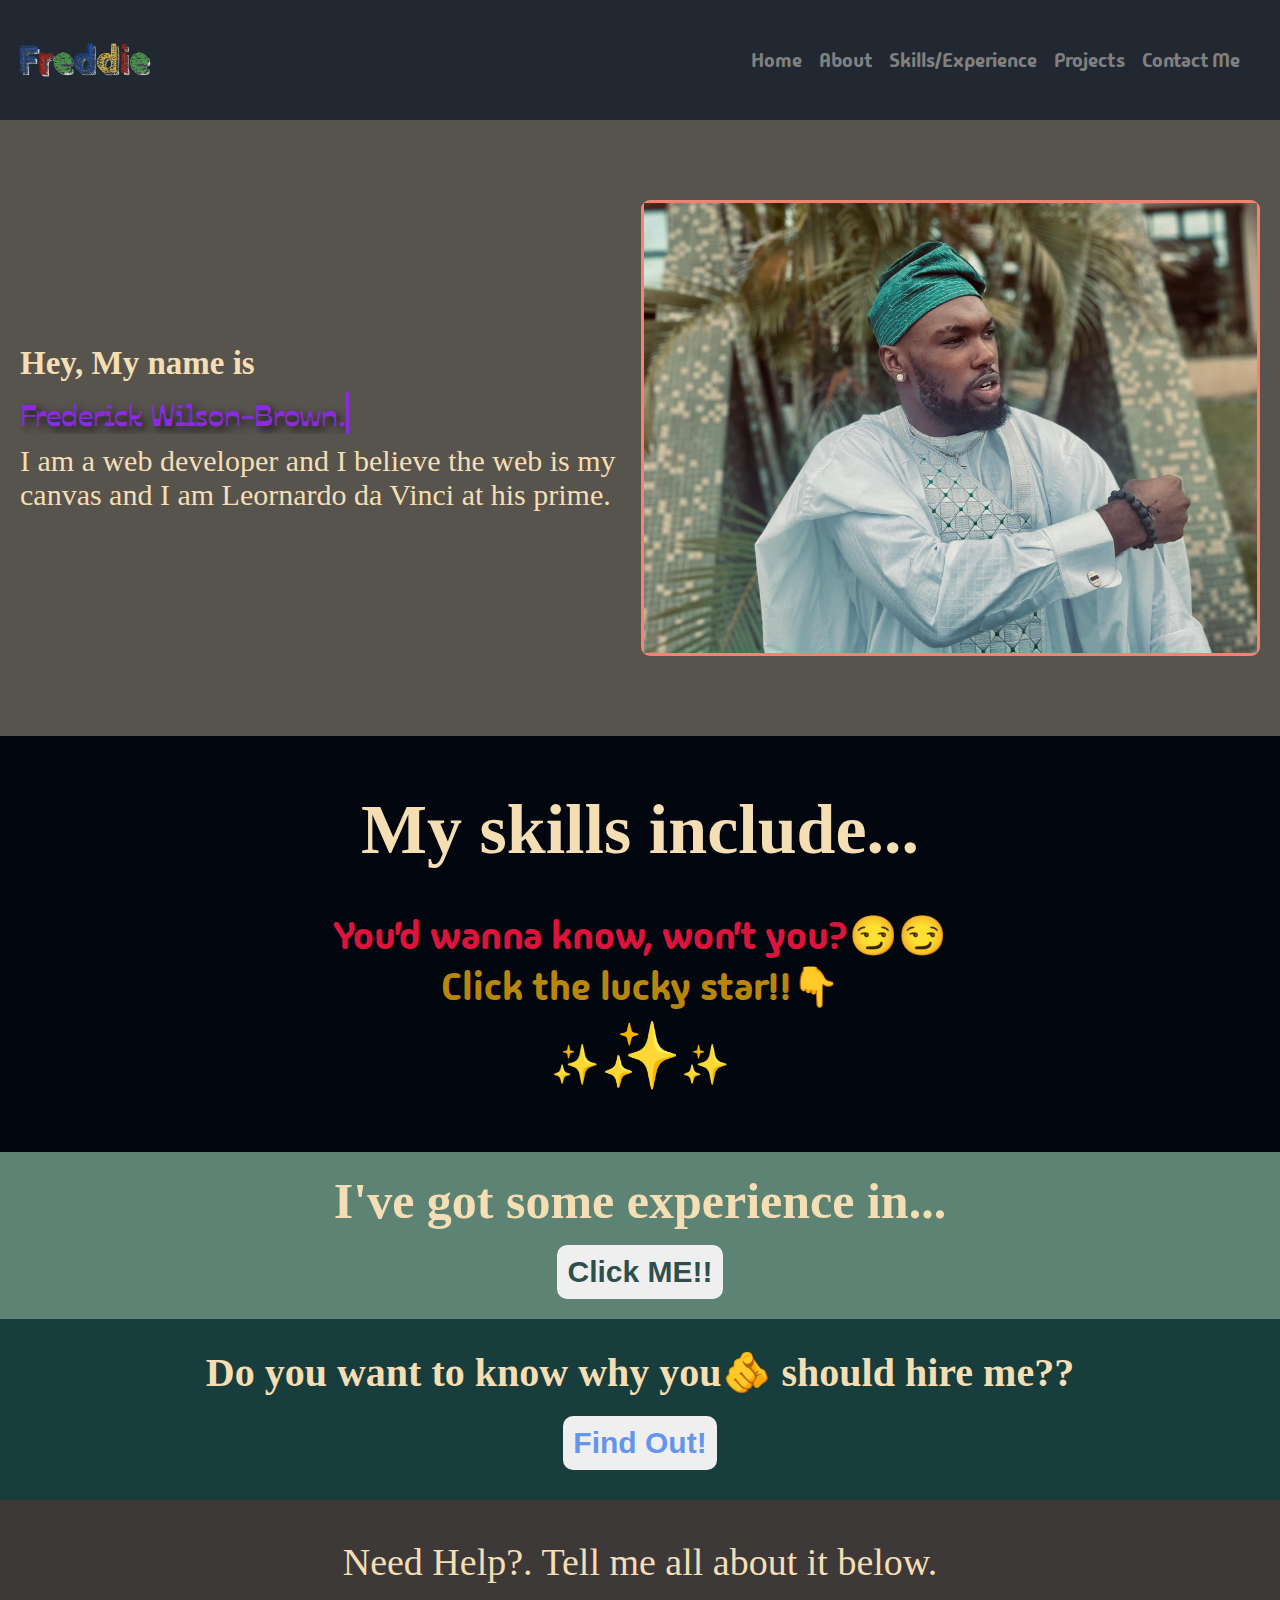
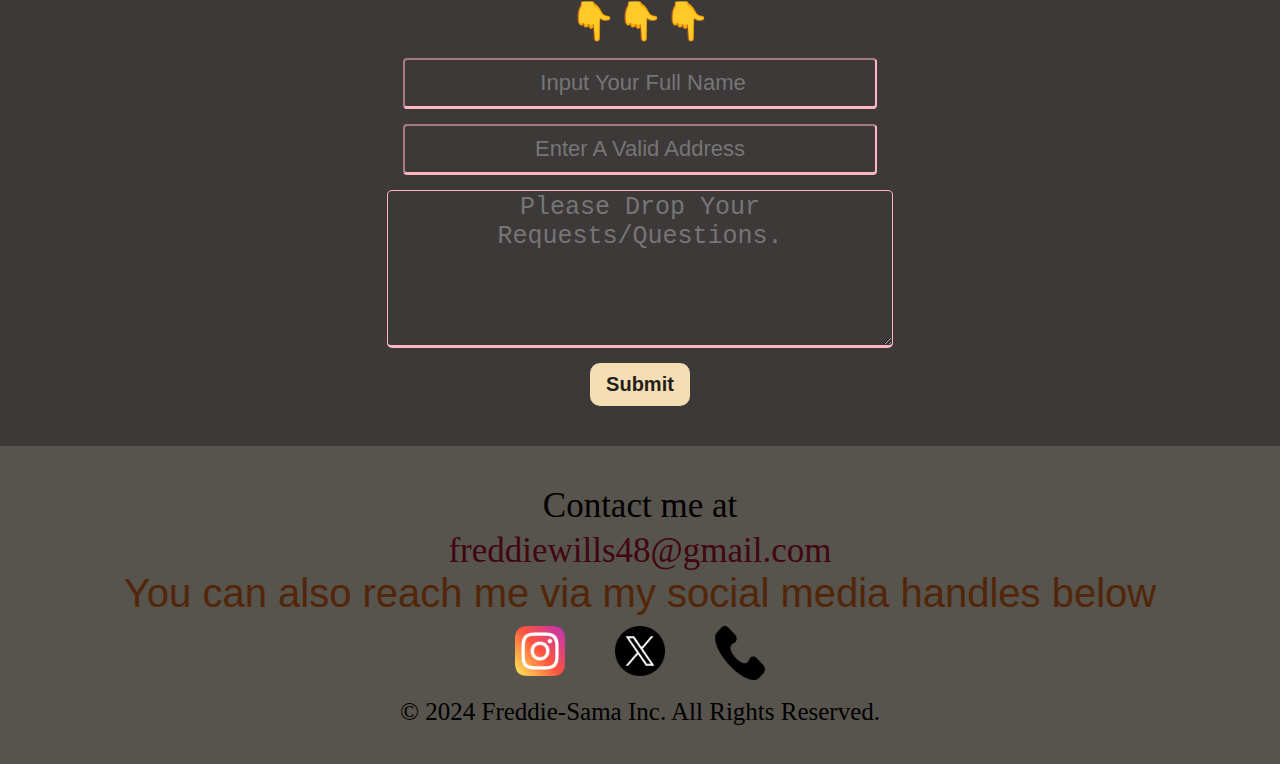
<file: index.html>
<!DOCTYPE html>
<html lang="en">
<head>
    <meta charset="UTF-8">
    <meta name="viewport" content="width=device-width, initial-scale=1.0">
    <title>Freddie's</title>
    <link rel="stylesheet" href="styledPortfolio.css">
</head>
<body>
    <header>
      <div class="logo"><img src="images/nobgLogo.png" alt=""></div>
      <nav>
        <ul>
            <li><a href="index.html">Home</a></li>
            <li><a href="#about_section">About</a></li>
            <li><a href="#skill_sect">Skills/Experience</a></li>
            <li><a href="#projects">Projects</a></li>
            <li><a href="#socials">Contact Me</a></li>
        </ul>
      </nav>
      <div class="mobile_view">
        <div id="symbols">
            <div class="bar_1"></div>
            <div class="bar_2"></div>
            <div class="bar_3"></div>
        </div>
        <div class="links">
            <li><a href="portfolio.html">Home</a></li>
            <li><a href="#about_section">About</a></li>
            <li><a href="#skill_sect">Skills/Experience</a></li>
            <li><a href="#projects">Projects</a></li>
            <li><a href="#socials">Contact Me</a></li>
        </div>
      </div>
    </header>

    <section id="about_section">
        <div class="about_text">
            <h1>Hey, My name is </h1>
            <div class="big"><h1>Frederick Wilson-Brown.</h1></div>
            <p>I am a web developer and I believe the web is my canvas and I am Leornardo da Vinci at his prime.</p>
        </div>
        <div class="selfie"><img src="images/selfie.jpg" alt=""></div>
    </section>

    <section id="skill_sect">
        <div class="skills">
            <div class="skill_text">
                <h1>My skills include...</h1>
                <div id="taunt">
                <p>You'd wanna know, won't you?😏😏 </p>
                <p class="clickHere">Click the lucky star!!👇</p>
                <p class="stars">✨<span id="clicktarget">✨</span>✨</p>
                </div>
                <ul id="skillz">
                    <li>Profiency in HTML, CSS and JavaScript.</li>
                    <li>Knowledge of Responsive design principles.</li>
                    <li>Experience with JavaScript libraries for DOM manipulation and event handling.</li>
                </ul>
            </div>
        </div>
    </section>

    <section class="experienz">
        <div class="experience">
            <div class="exp_text">
                <h1>I've got some experience in...</h1>
                <button class="clickme">Click ME!!</button>
            </div>
            <p class="fill one">Responsive design of websites.</p> 
            <p class="fill two">DOM manipulation and event handling via JavaScript.</p>
            <p class="fill three">Color gradients that makes the website aesthetically pleasing.</p>
        </div>
    </section>

    <section id="projects">
        <div class="intro">
            <h1>Do you want to know why you🫵 should hire me??</h1>
            <button class="seeProjects">Find Out!</button>
        </div>
        <div class="projectlist">
            <h1>Feast your eyes on few of my projects. <span>😌</span></h1>
            <a href="General/netflix_home.html" class="projectImg" target="_blank"><img src="Project images/netflix.png" alt="screenshot of project">Netflix Clone</a>
            <a href="General/lightndark_index.html" class="projectImg" target="_blank"><img src="Project images/darkMode.png" alt="screenshot of project">Light and Dark Mode</a>
            <a href="General/color_index.html" class="projectImg" target="_blank"><img src="Project images/color game.png" alt="screenshot of project">Colt Steele Color Game</a>
            <a href="Projects/Giannis Project/index.html" class="projectImg" target="_blank"><img src="Project images/giannis.png" alt="screenshot of project">Giannis Landing page</a>
            <a href="Vitek/home.html" class="projectImg" target="_blank"><img src="Project images/vitek.png" alt="screenshot of project">Vitek Hotels Landing Page</a>
            <a href="General/well_index.html" class="projectImg" target="_blank"><img src="Project images/wellness.png" alt="screenshot of project">Medical Landing Page</a>
            <a href="Projects/Chess/index.html" class="projectImg" target="_blank"><img src="Project images/chess.png" alt="screenshot of project">Chess Game Board with Pieces</a>
            <button class="hireMe"><a href="#socials">HIRE ME</a></button>

        </div>
    </section>

    
    <section id="contact">
        <form>
            <p>Need Help?. Tell me all about it below.</p><p>👇👇👇</p>
            
            <input type="text" placeholder=" Input Your Full Name" class="name_space">
            <input type="email" name="email" id="email" class="mail_space" placeholder="Enter A Valid Address">
            <textarea name="message" id="message" placeholder="Please Drop Your Requests/Questions."></textarea>
            <input type="submit" id="submit" class="submit">
        </form>
    </section>

    <footer>
       <div id="socials">
            <div class="copynMail">
                <p class="mail"> Contact me at <a href="gmail.com/mail">freddiewills48@gmail.com</a></p>
            </div>
            <h1>You can also reach me via my social media handles below </h1>
            <div class="media_links">
                <a href="https://www.instagram.com/so_fee_riii/" target="_blank"><img src="images/instagram.png" alt=""></a>
                <a href="https://x.com/so_fee_riii/" target="_blank"><img src="images/twitter.png" alt=""></a>
                <img src="images/phone-call.png" id="phone">
                <p id="number">(+234) 8119280342</p>
            </div>
            <p class="copyright">&copy; 2024 Freddie-Sama Inc. All Rights Reserved. </p>
            
       </div>
    </footer>

    <script src="portfolioScript.js"></script>
</body>
</html>
</file>
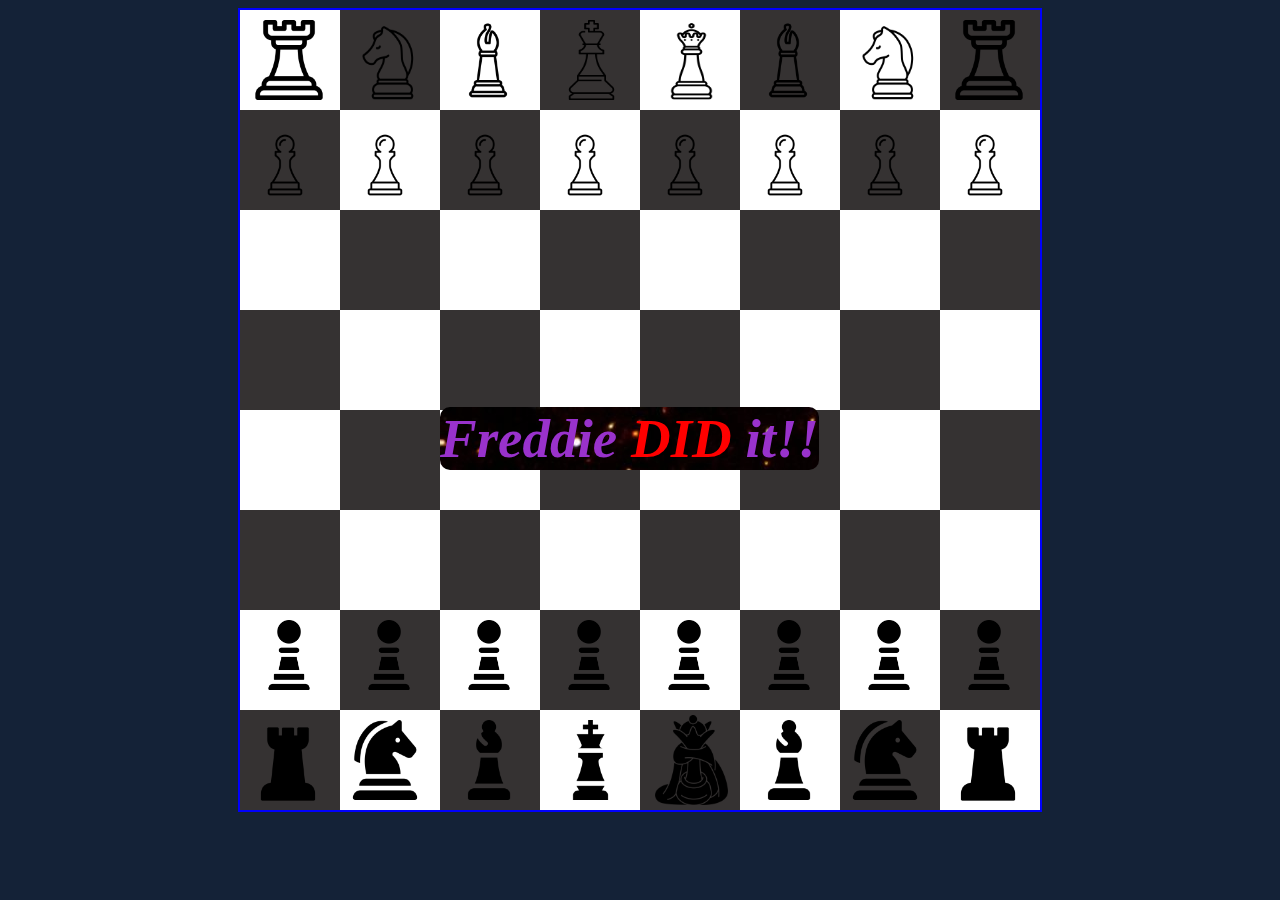
<file: Chess/index.html>
<!DOCTYPE html>
<html>

<head>
  <title>Chessboard using CSS</title>
  <link rel="stylesheet" href="style.css">
</head>

<body>
  <div class="container">
    <h1>Freddie <span class="emp">did</span> it!!</h1>
    <div class="row1">
      <div class="white" id="w-rook"><img src="./pieces/rook.png" alt=""></div>
      <div class="black" id="w-knight"><img src="./pieces/knight.png" alt=""></div>
      <div class="white" id= "w-bishop"><img src="./pieces/bishop.png" alt=""></div>
      <div class="black w-king"><img src="./pieces/king (2).png" alt=""></div>
      <div class="white w-queen"><img src="./pieces/queen.png" alt=""></div>
      <div class="black" id= "w-bishop"><img src="./pieces/bishop.png" alt=""></div>
      <div class="white" id="w-knight"><img src="./pieces/knight.png" alt=""></div>
      <div class="black" id="w-rook"><img src="./pieces/rook.png" alt=""></div>
    </div>
    <div class="row2">
      <div class="black" id="w-pawn"><img src="./pieces/chess.png" alt=""></div>
      <div class="white" id="w-pawn"><img src="./pieces/chess.png" alt=""></div>
      <div class="black" id="w-pawn"><img src="./pieces/chess.png" alt=""></div>
      <div class="white" id="w-pawn"><img src="./pieces/chess.png" alt=""></div>
      <div class="black" id="w-pawn"><img src="./pieces/chess.png" alt=""></div>
      <div class="white" id="w-pawn"><img src="./pieces/chess.png" alt=""></div>
      <div class="black" id="w-pawn"><img src="./pieces/chess.png" alt=""></div>
      <div class="white" id="w-pawn"><img src="./pieces/chess.png" alt=""></div>
    </div>
    <div class="row3">
      <div class="white"></div>
      <div class="black"></div>
      <div class="white"></div>
      <div class="black"></div>
      <div class="white"></div>
      <div class="black"></div>
      <div class="white"></div>
      <div class="black"></div>
    </div>
    <div class="row4">
      <div class="black"></div>
      <div class="white"></div>
      <div class="black"></div>
      <div class="white"></div>
      <div class="black"></div>
      <div class="white"></div>
      <div class="black"></div>
      <div class="white"></div>
    </div>
    <div class="row5">
      <div class="white"></div>
      <div class="black"></div>
      <div class="white"></div>
      <div class="black"></div>
      <div class="white"></div>
      <div class="black"></div>
      <div class="white"></div>
      <div class="black"></div>
    </div>
    <div class="row6">
      <div class="black"></div>
      <div class="white"></div>
      <div class="black"></div>
      <div class="white"></div>
      <div class="black"></div>
      <div class="white"></div>
      <div class="black"></div>
    </div>
    <div class="row7">
      <div class="white" id="b-pawn"><img src="./pieces/strategy.png" alt=""></div>
      <div class="black" id="b-pawn"><img src="./pieces/strategy.png" alt=""></div>
      <div class="white" id="b-pawn"><img src="./pieces/strategy.png" alt=""></div>
      <div class="black" id="b-pawn"><img src="./pieces/strategy.png" alt=""></div>
      <div class="white" id="b-pawn"><img src="./pieces/strategy.png" alt=""></div>
      <div class="black" id="b-pawn"><img src="./pieces/strategy.png" alt=""></div>
      <div class="white" id="b-pawn"><img src="./pieces/strategy.png" alt=""></div>
      <div class="black" id="b-pawn"><img src="./pieces/strategy.png" alt=""></div>
    </div>
    <div class="row8">
      <div class="black" id="b-rook"><img src="./pieces/rook (1).png" alt=""></div>
      <div class="white" id="b-knight"><img src="./pieces/knight (2).png" alt=""></div>
      <div class="black" id="b-bishop"><img src="./pieces/bishop (2).png" alt=""></div>
      <div class="white" id="b-king"><img src="./pieces/king (1).png" alt=""></div>
      <div class="black" id="b-queen"><img src="./pieces/queen (1).png" alt=""></div>
      <div class="white" id="b-bishop"><img src="./pieces/bishop (2).png" alt=""></div>
      <div class="black" id="b-knight"><img src="./pieces/knight (2).png" alt=""></div>
      <div class="white" id="b-rook"><img src="./pieces/rook (1).png" alt=""> </div>
    </div>
  </div>
</body>

</html>
</file>
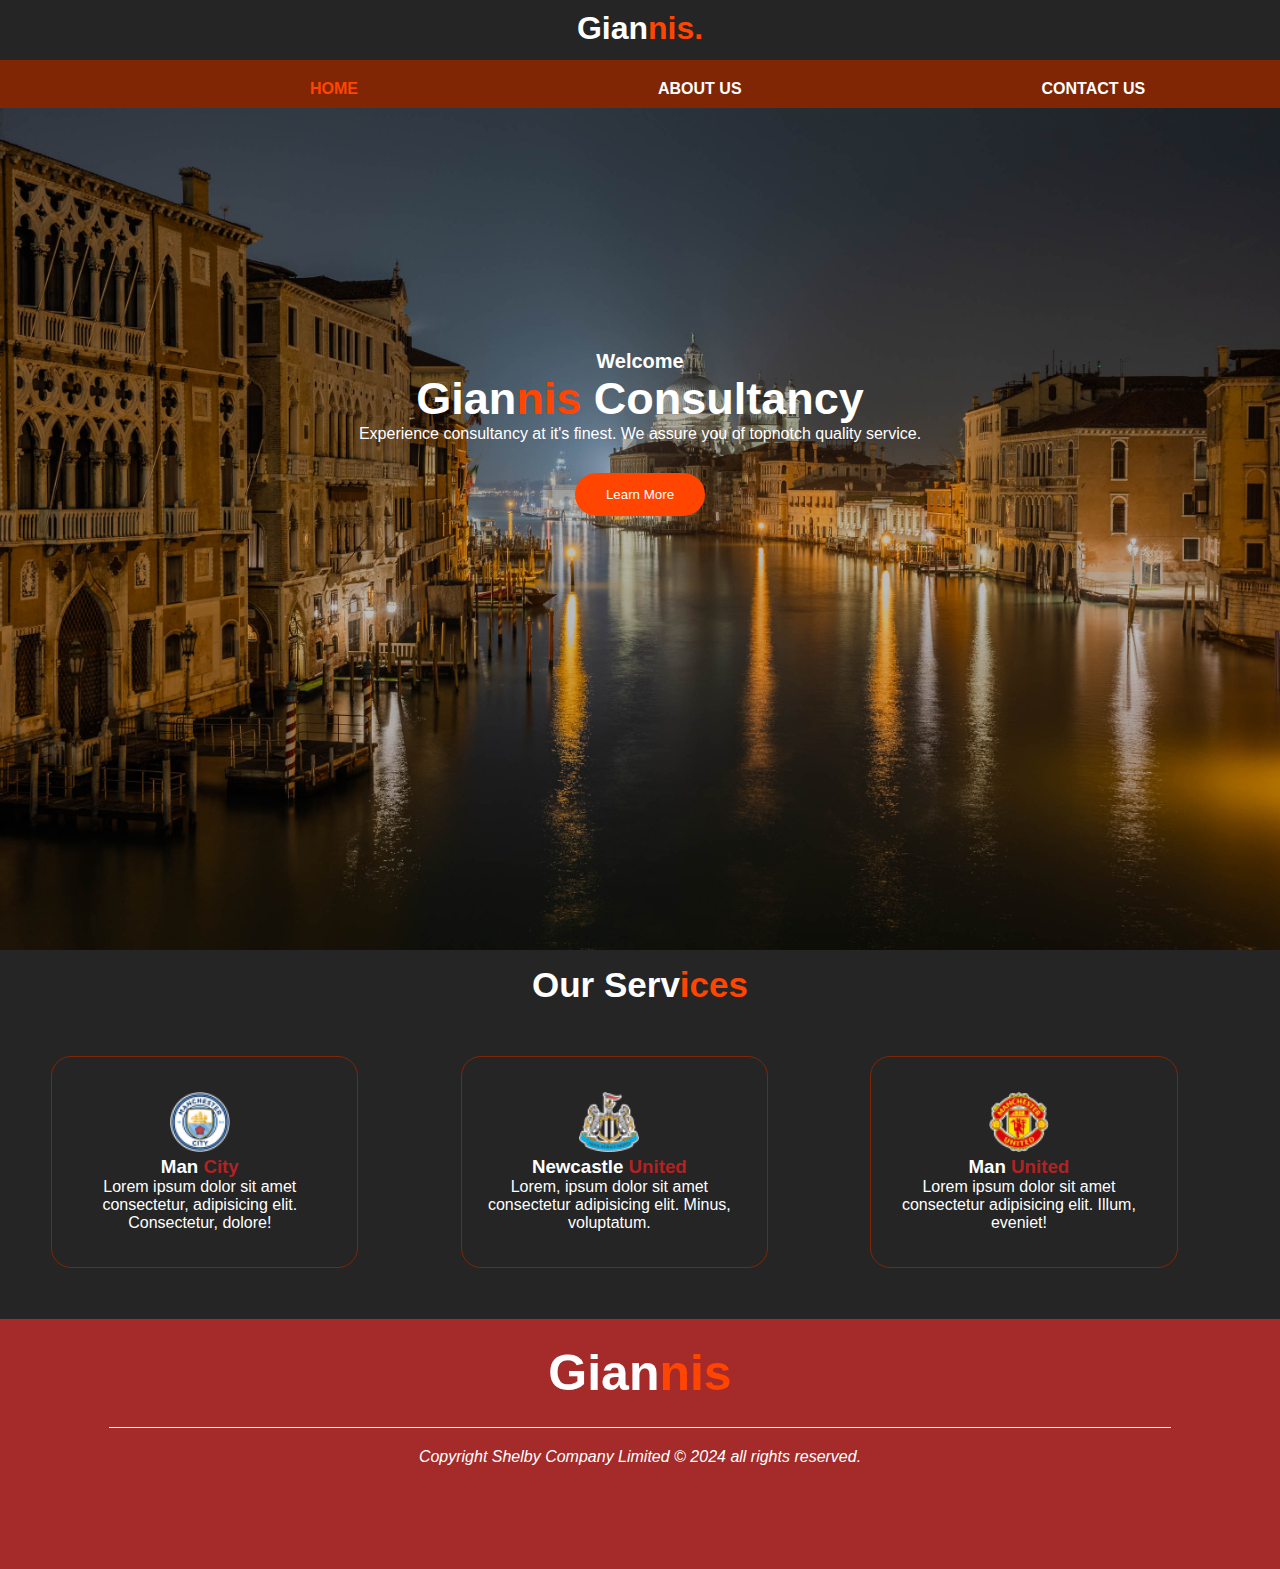
<file: Giannis Project/index.html>
<!DOCTYPE html>
<html lang="en">
    <head>
        <meta charset="UTF-8">
        <meta http-equiv="X-UA-Compatible" content="IE-edge">
        <meta name="viewport" content="width-device-width">
        <title>Giannis</title>
        <link rel="stylesheet" href="style.css">
    </head>
    <body>
        <header>
            <h1>Gian<span class="highlight">nis.</span></h1>
        </header>
        <nav>
            <li><a href="#" class="active">Home</a></li>
            <li><a href="about us.html">About Us</a></li>
            <li><a href="contact us.html">Contact Us</a></li>
        </nav>
        <section id="hero-section">
            <div class="hero-sectionz">
                <h4>Welcome</h4>
                <h1>Gian<span class="highlight">nis </span>Consultancy</h1>
                <p>Experience consultancy at it's finest. We assure you of topnotch quality service.</p>
                <button>Learn More</button>
            </div>
        </section>
        <section class="services">
            <h1>Our Serv<span class="highlight">ices</span></h1>
            <div class="boxes">
                <div class="box">
                    <img src="./images/city.png" class="box-img">
                    <h3>Man <span class="clubs">City</span></h3>
                    <p>Lorem ipsum dolor sit amet consectetur, adipisicing elit. Consectetur, dolore!</p>
                </div>
                <div class="box">
                    <img class="box-img" src="./images/castle.png">
                    <h3>Newcastle<span class="clubs"> United</span></h3>
                    <p>Lorem, ipsum dolor sit amet consectetur adipisicing elit. Minus, voluptatum.</p>
                </div>
                <div class="box">
                    <img src="./images/man utd.png" class="box-img">
                    <h3>Man <span class="clubs">United</span></h3>
                    <p>Lorem ipsum dolor sit amet consectetur adipisicing elit. Illum, eveniet!</p>
                </div>
            </div>
        </section>
        <footer>
            <h1>Gian<span class="highlight">nis</span></h1>
            <div class="underline"></div>
            <p>Copyright Shelby Company Limited &copy; 2024 all rights reserved.</p>
        </footer>
    </body>
</html>
</file>
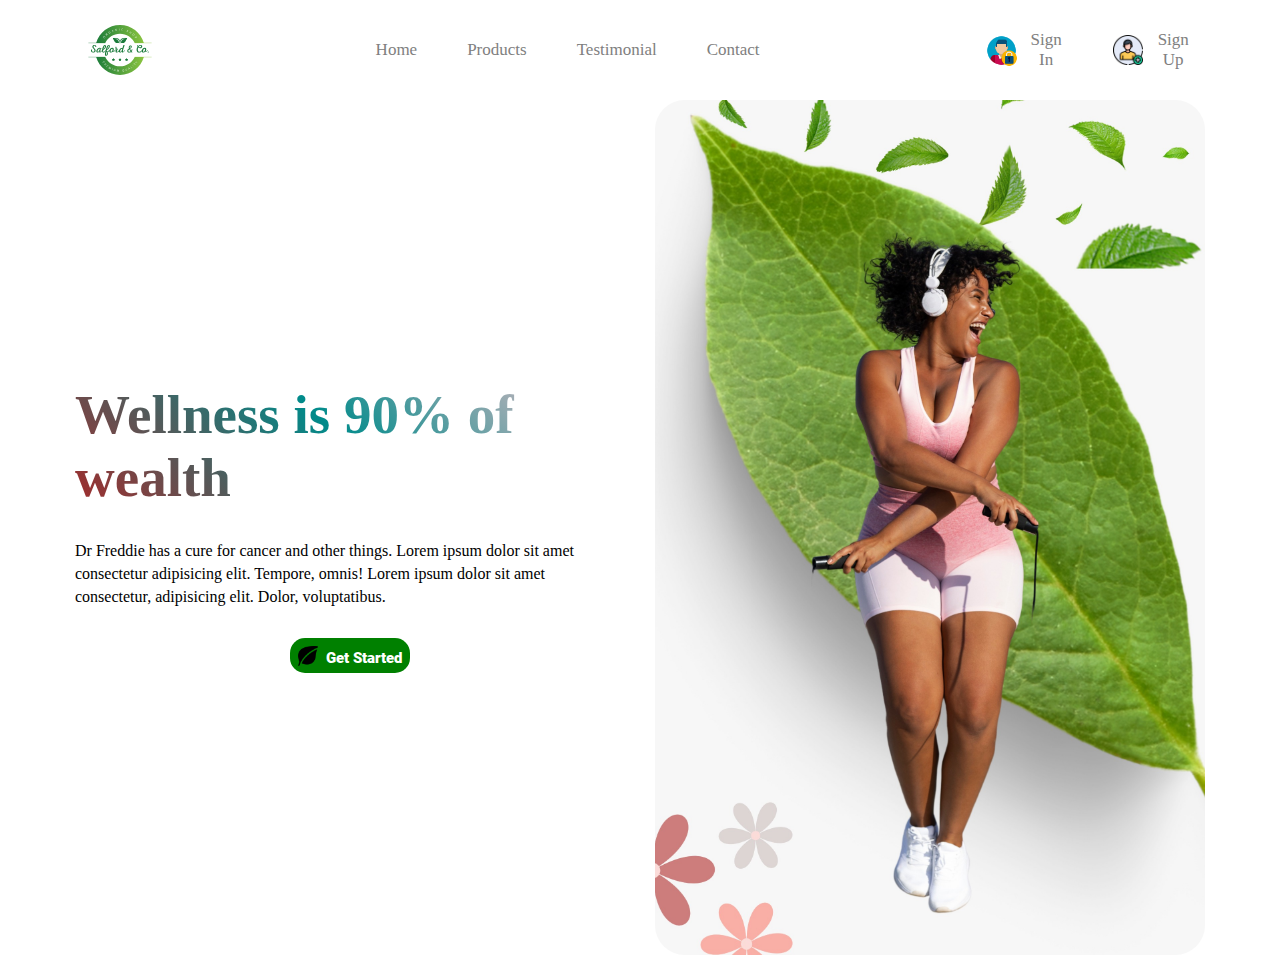
<file: wellness/index.html>
<!DOCTYPE html>
<html lang="en">
<head>
    <meta charset="UTF-8">
    <meta name="viewport" content="width=device-width, initial-scale=1.0">
    <title>Wellness Centre</title>
    <link rel="stylesheet" href="style.css">
</head>
<body>
    <nav class="main_nav">
        <div class="nav_item">
            <div class="mobile_menu">
                <div class="mobile_links">
                    <li><a href="">Home</a></li>
                    <li><a href="">Products</a></li>
                    <li><a href="">Testimonial</a></li>
                    <li><a href="">Contact</a></li>
                    <!-- <div class="signs">
                        <div class="signIn">
                            <img src="login.png" alt="">
                            <li><a href="">Sign In</a></li>
                        </div>
                        <div class="signUp">
                            <img src="add-friend.png" alt="">
                            <li><a href="">Sign Up</a></li>
                        </div>
                    </div> -->
                </div>    
            </div>
            <div class="logo">
                <i><img src="logo.svg" alt="Logo"></i>
            </div>
            <div class="links">
                <li><a href="">Home</a></li>
                <li><a href="">Products</a></li>
                <li><a href="">Testimonial</a></li>
                <li><a href="">Contact</a></li>
            </div>
            <div class="membership">
                <div class="signIn">
                    <img src="login.png" alt="">
                    <li><a href="">Sign In</a></li>
                </div>
                <div class="signUp">
                    <img src="add-friend.png" alt="">
                    <li><a href="">Sign Up</a></li>
                </div>
            </div>
            <div id="action">
                <img src="bars-solid.svg" id="bars">
                <img src="x-solid.svg" id="X">
            </div>
        </div>
    </nav>
    <section class="hero_section">
        <div class="hero_left">
            <h1 class="gradient">Wellness is 90% of wealth</h1>
            <p class="hero_left_text">Dr Freddie has a cure for cancer and other things. Lorem ipsum dolor sit amet consectetur adipisicing elit. Tempore, omnis! Lorem ipsum dolor sit amet consectetur, adipisicing elit. Dolor, voluptatibus.</p>
            <button class="primary_btn"> <i><img src="leaf.png" alt=""></i>Get Started</button>
        </div>
        <div class="hero_right">
            <img src="woman.jpg" alt="woman skipping and laughing">
        </div>
    </section>
    <!-- <section class="services_section">
        <div class="service_text">
            <div class="h1_line">
                <h1>Our Services</h1>
                <hr class="line">
            </div>

            <p>Lorem ipsum dolor sit amet consectetur, adipisicing elit. Tempore, vitae. Quod magnam ex laudantium eum, aliquam dignissimos necessitatibus hic esse!</p>
        </div>
        <div class="showbox">
            <div class="boxes one">
                <div class="box_img">
                    <img src="leaf-solid.svg" alt="leaves">
                </div>
                <h3>Agro Farming</h3>
                <p>Lorem ipsum dolor sit amet consectetur adipisicing elit. Doloremque asperiores id similique repellendus soluta? Hic exercitationem quia nemo quae sint laborum nihil eos vel. Vitae?</p>
            </div>
            <div class="boxes middle">
                <div class="box_img">
                    <img src="leaf-solid.svg" alt="leaves">
                </div>
                <h3>Agro Farming</h3>
                <p>Lorem ipsum dolor sit amet consectetur adipisicing elit. Doloremque asperiores id similique repellendus soluta? Hic exercitationem quia nemo quae sint laborum nihil eos vel. Vitae?</p>
            </div>
            <div class="boxes three">
                <div class="box_img">
                    <img src="leaf-solid.svg" alt="leaves">
                </div>
                <h3>Agro Farming</h3>
                <p>Lorem ipsum dolor sit amet consectetur adipisicing elit. Doloremque asperiores id similique repellendus soluta? Hic exercitationem quia nemo quae sint laborum nihil eos vel. Vitae?</p>
            </div>
        </div>
    </section> -->
    <script src="scripting.js"></script>
</body>
</html>
</file>
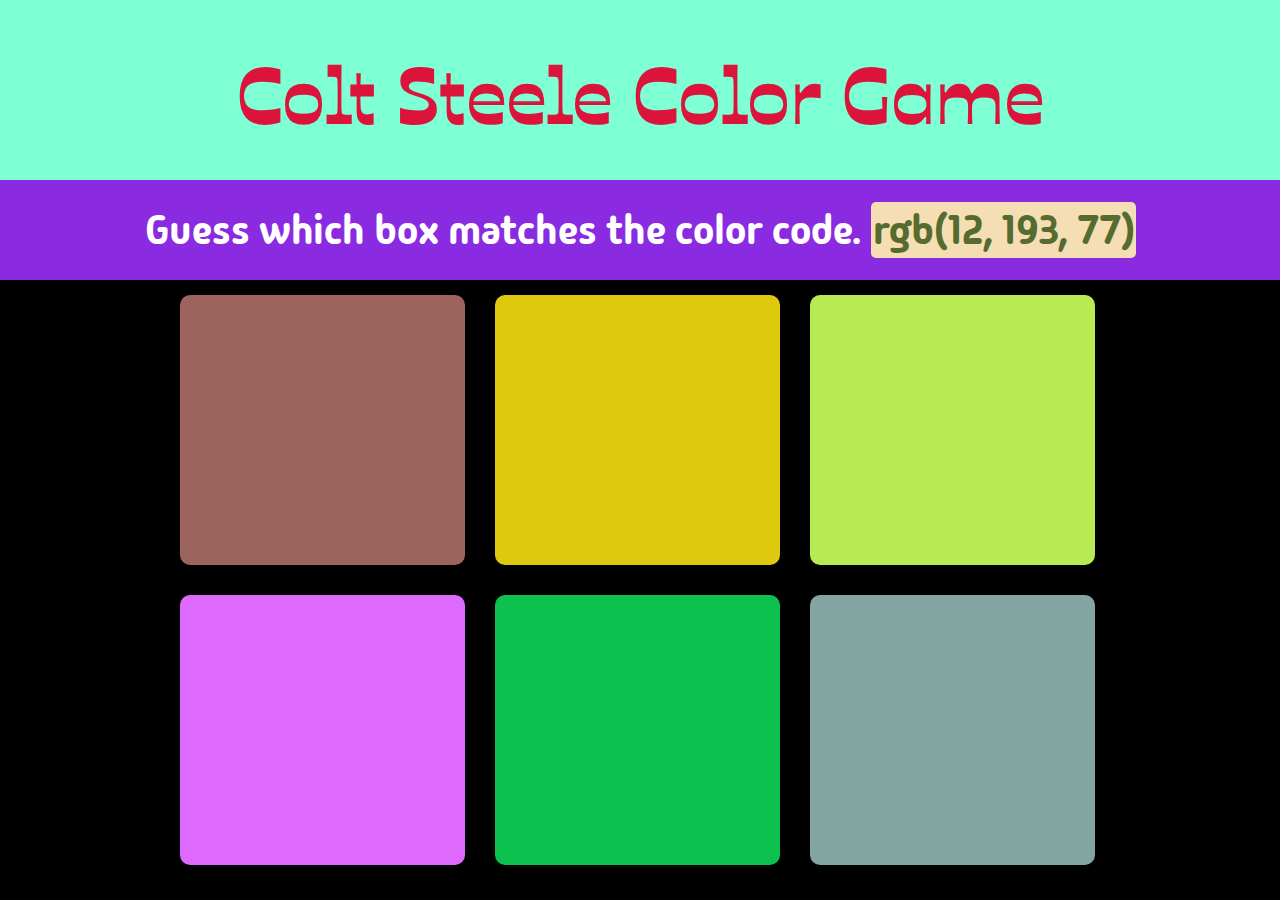
<file: General/color_index.html>
<!DOCTYPE html>
<html lang="en">
<head>
    <meta charset="UTF-8">
    <meta name="viewport" content="width=device-width, initial-scale=1.0">
    <title>Color Game</title>
    <link rel="stylesheet" href="color_style.css">
</head>
<body>
    <header>
        <h1>Colt Steele Color Game</h1>
    </header>

    <div class="rule">
        <p>Guess which box matches the color code. <span id="rule"> </span></p>
    </div>
    <div class="retry"></div>

    <div class="container">
        <!-- this is a celebratory text that can only be activated when the user wins -->
        <div id="congrats"><h1>🎉🎊You guessed correctly!!🥳👏</h1>
        <span>💃🕺</span></div>
        
        <div class="squares"></div>
        <div class="squares"></div>
        <div class="squares"></div>
        <div class="squares"></div>
        <div class="squares"></div>
        <div class="squares"></div>
    </div>

    <script src="color_scriptx.js"></script>
</body>
</html>
</file>
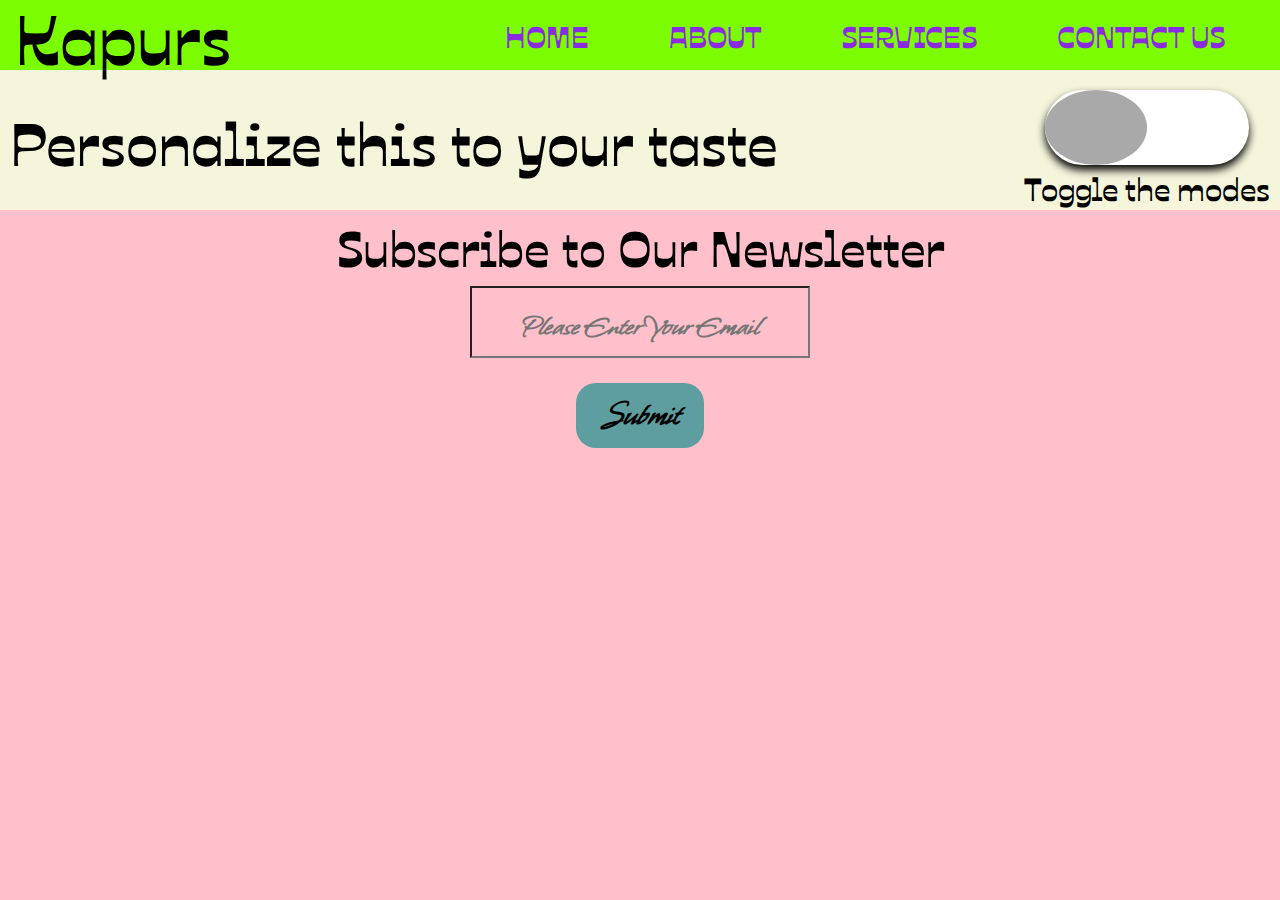
<file: General/lightndark_index.html>
<!DOCTYPE html>
<html lang="en">
<head>
    <meta charset="UTF-8">
    <meta name="viewport" content="width=device-width, initial-scale=1.0">
    <link rel="stylesheet" href="lightndark_stylez.css">
    <title>Kapurs Energy Limited</title>
</head>
<body>
    <nav>
        <div class="compname">
            <h1>Kapurs</h1>
        </div>
        <ul class="links">
            <li><a href="#">Home</a></li>
            <li><a href="#">About</a></li>
            <li><a href="#">Services</a></li>
            <li><a href="#">Contact Us</a></li>
        </ul>
    </nav>
    </header>
    <section>
        <div class="tog">
            <div class="personalize"><h1>Personalize this to your taste</h1></div>
            <div class="modeOps">
                <div class="switch">
                    <div id="ball"></div>
                </div>
                <div class="modeOpsTxt">
                    <h1>Toggle the modes</h1>
                </div>
            </div>
        </div>
        <form>
            <p id="sub">Subscribe to Our Newsletter</p>
            <input type="email" placeholder="Please enter your email">
            <button>Submit</button>
        </form>
        
        
    </section>
<script src="lightndark_scriptz.js"></script>
</body>
</html>
</file>
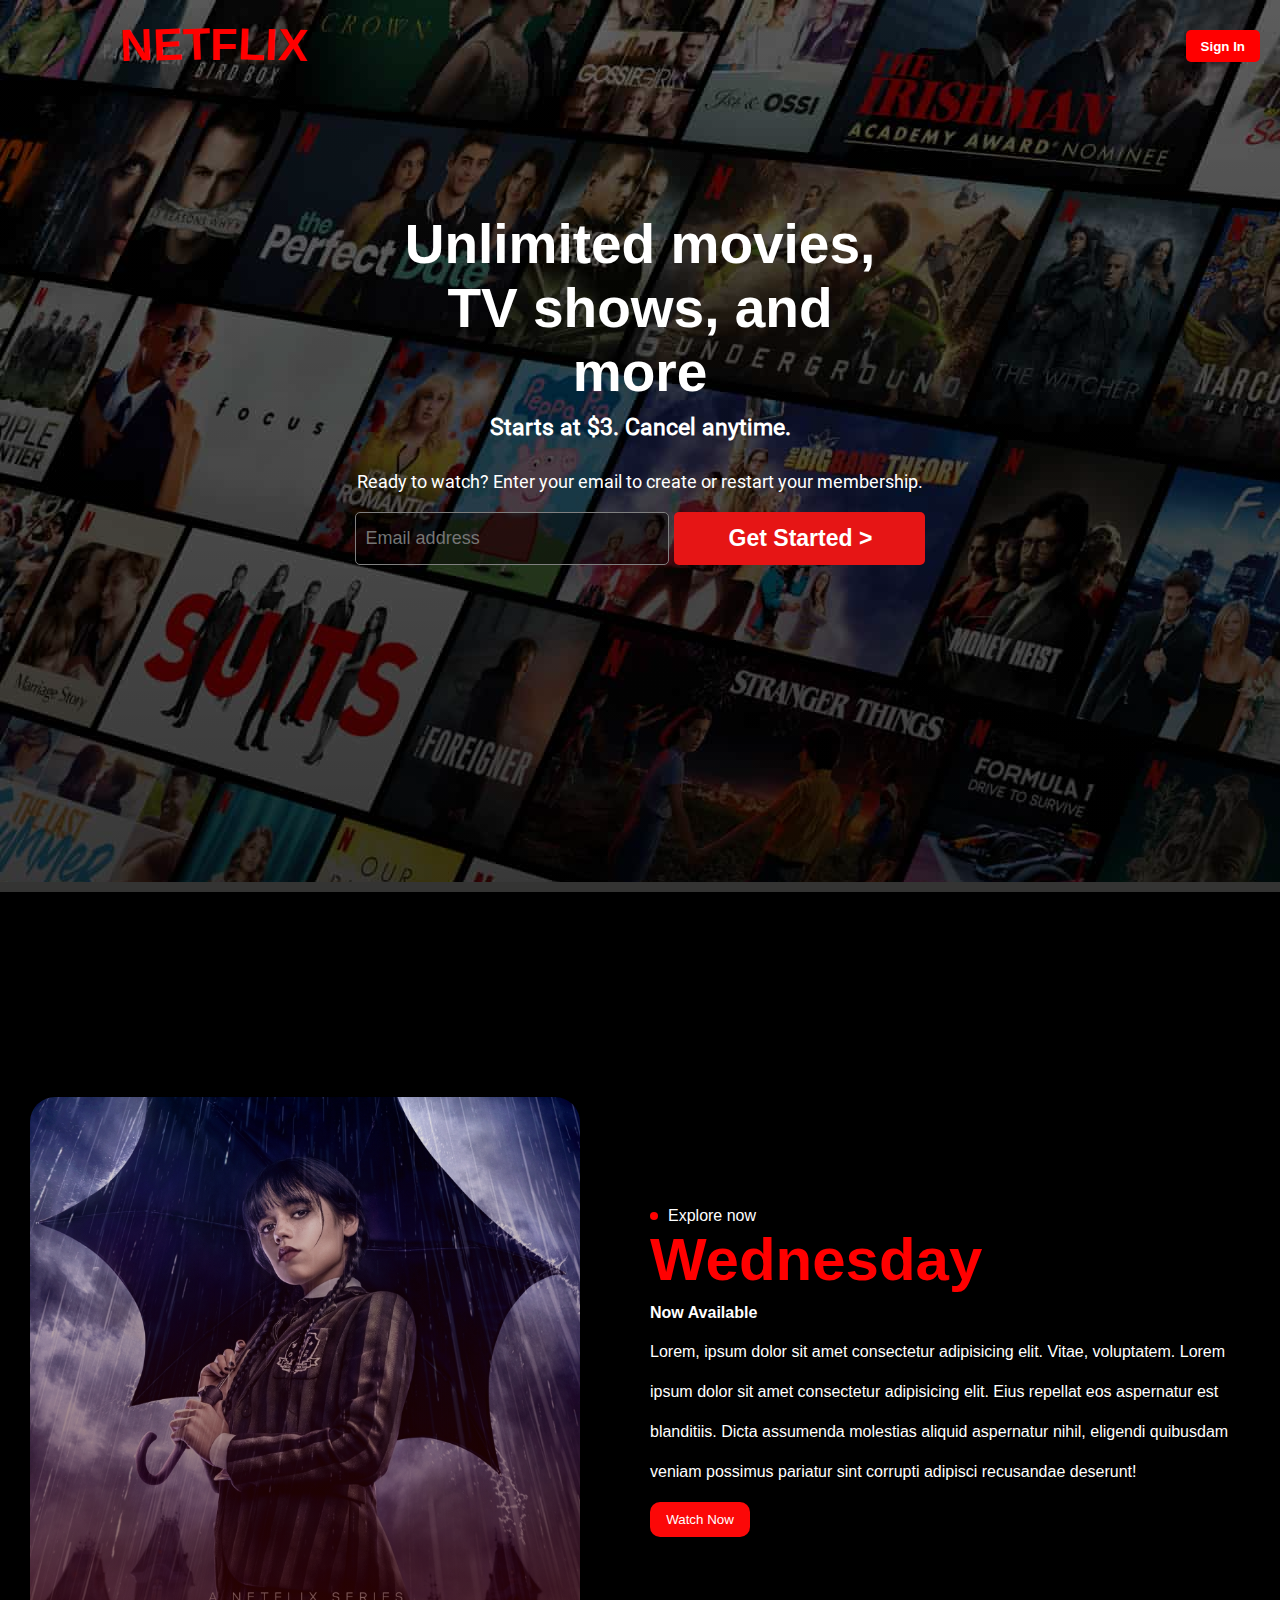
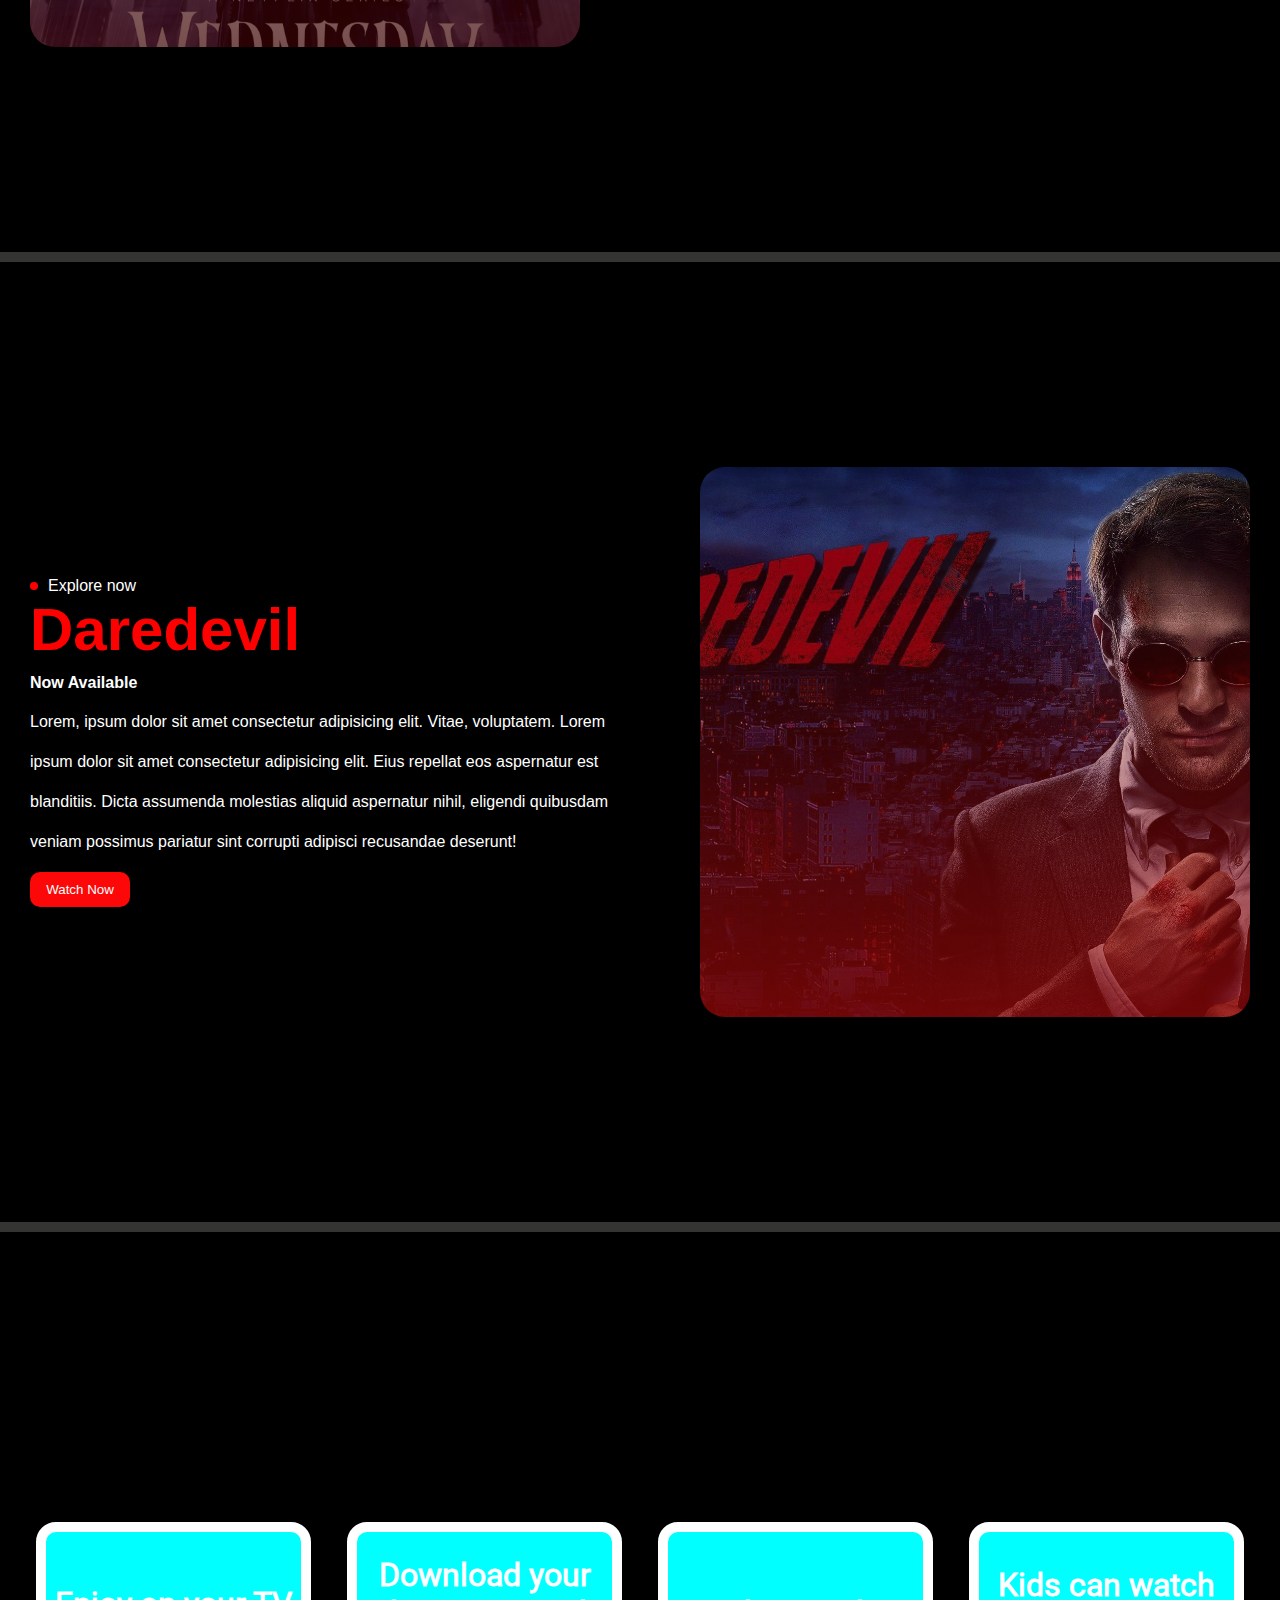
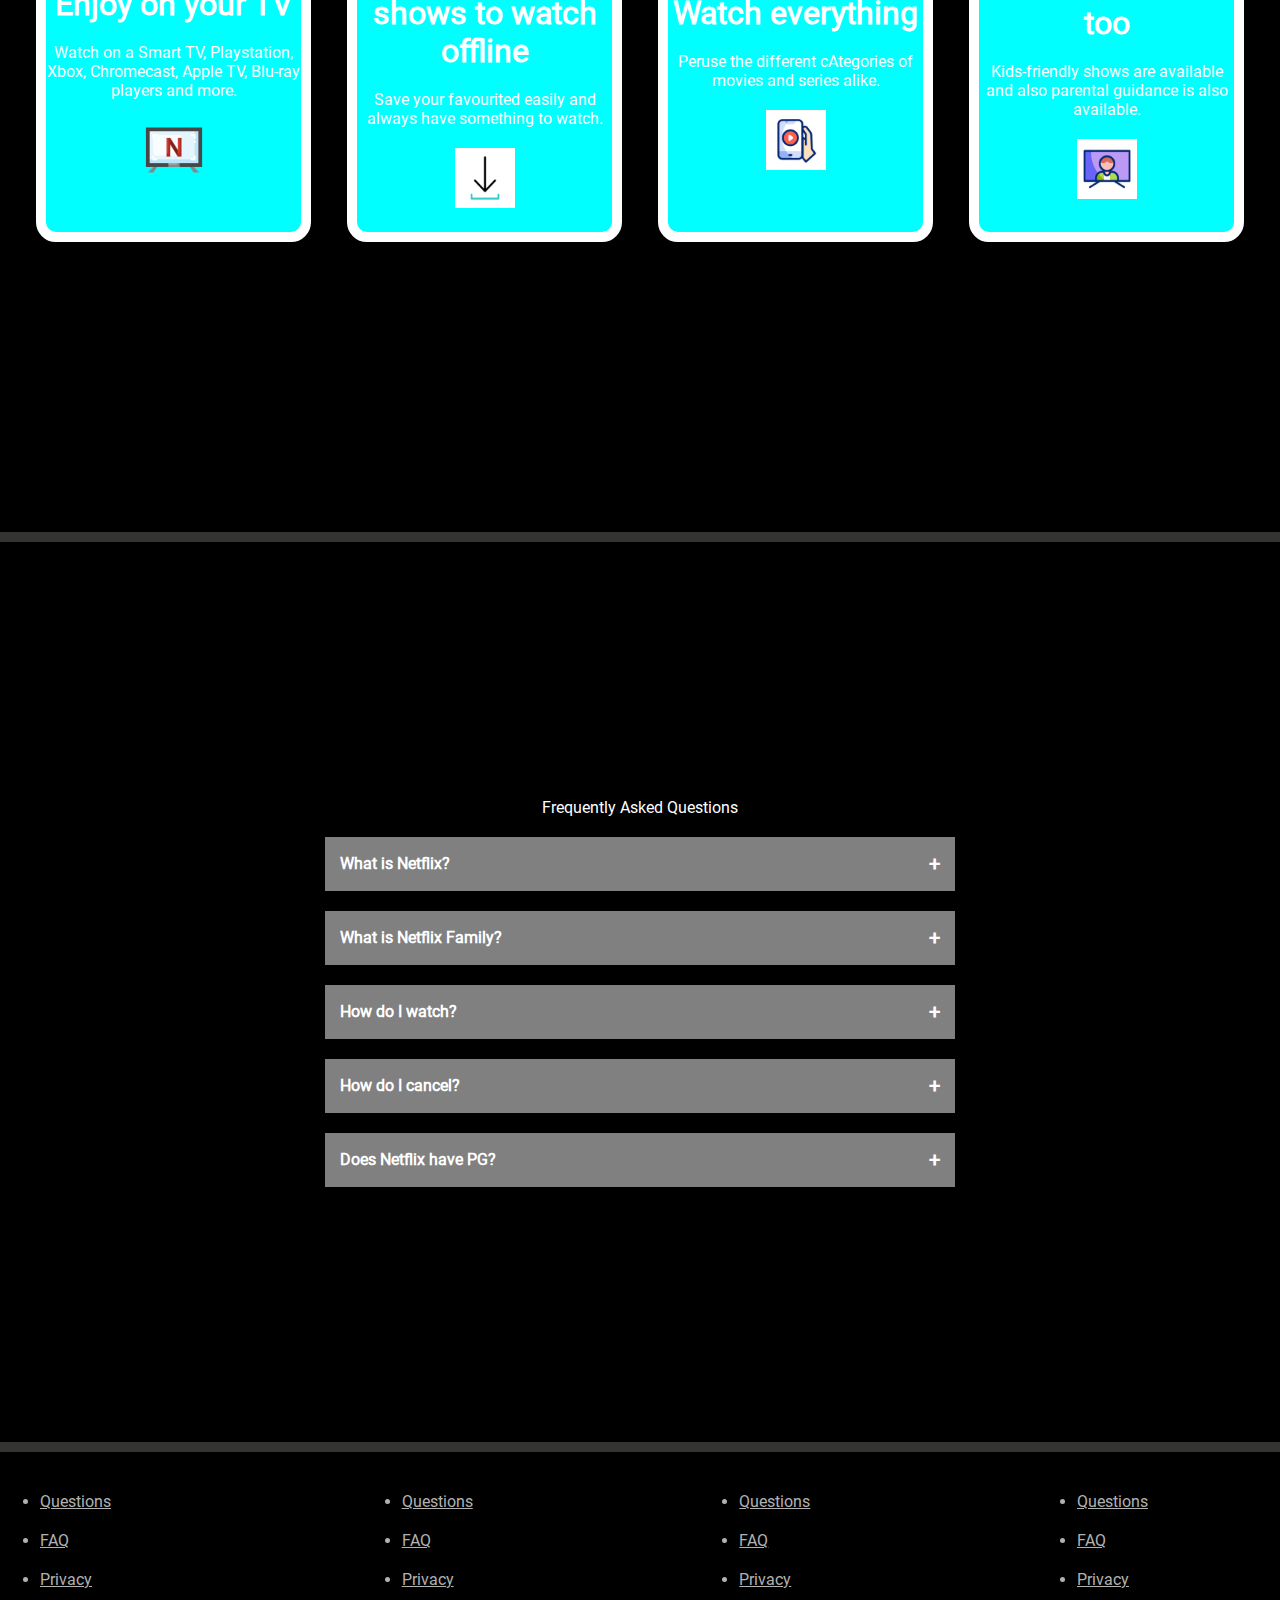
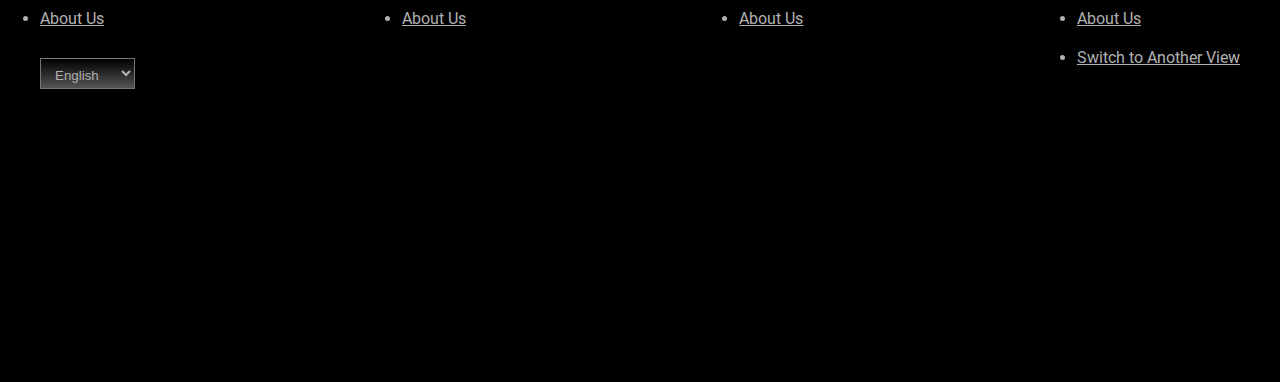
<file: General/netflix_home.html>
<!DOCTYPE html>
<html lang="en">
<head>
    <meta charset="UTF-8">
    <meta name="viewport" content="width=
    , initial-scale=1.0">
    <title>Netflix</title>
    <link rel="stylesheet" href="netflix_style.css">
</head>
<body>
    <section class="top-sect">
        <div class="logosign">
            <div class="logo">
                <span class="n">N</span><span class="e rotate">E</span><span class="t">T</span><span class="f">F</span><span class="l">L</span><span class="i">I</span><span class="x">X</span>
            </div>
            <div class="signin">
                <button>Sign In</button>
            </div>
        </div>
        <div class="unlim">
            <div class="unlimtext">
                <h1>Unlimited movies, TV shows, and more</h1>
                <h3>Starts at $3. Cancel anytime.</h3>
                <p>Ready to watch? Enter your email to create or restart your membership.</p>
            </div>
            <form class="mail">
                <input type="text" placeholder="Email address">
                <button>Get Started ></button>
            </form>
        </div>
    </section>
    <div class="divider"></div>
    <section class="middlesect">
        <div class="mid_cont">
            <div class="movie_img">
                <div class="poster1"></div>
            </div>

            <div class="about">
                <div class="ballp">
                    <span class="ball"></span>
                    <p>Explore now</p>
                </div>
                <div class="about_text">
                    <h1>Wednesday</h1>
                    <h4>Now Available</h4>
                    <p class="info"> Lorem, ipsum dolor sit amet consectetur adipisicing elit. Vitae, voluptatem. Lorem ipsum dolor sit amet consectetur adipisicing elit. Eius repellat eos aspernatur est blanditiis. Dicta assumenda molestias aliquid aspernatur nihil, eligendi quibusdam veniam possimus pariatur sint corrupti adipisci recusandae deserunt!</p>
                    <button>Watch Now</button>
                </div>
                
            </div>
        </div>
    </section>
    <section class="middlesect_contd">
        <div class="mid_contd">    
            <div class="about">
                <div class="ballp">
                    <span class="ball"></span>
                    <p>Explore now</p>
                </div>
                <div class="about_text">
                    <h1>Daredevil</h1>
                    <h4>Now Available</h4>
                    <p class="info"> Lorem, ipsum dolor sit amet consectetur adipisicing elit. Vitae, voluptatem. Lorem ipsum dolor sit amet consectetur adipisicing elit. Eius repellat eos aspernatur est blanditiis. Dicta assumenda molestias aliquid aspernatur nihil, eligendi quibusdam veniam possimus pariatur sint corrupti adipisci recusandae deserunt!</p>
                    <button>Watch Now</button>
                </div> 
            </div>

            <div class="movie_img Daredevil">
                <div class="poster2"></div>
            </div>
        </div>
    </section>
    <section class="adv">
        <div class="ads">
            <div class="ad">
                <h1>Enjoy on your TV</h1>
                <p>Watch on a Smart TV, Playstation, Xbox, Chromecast, Apple TV, Blu-ray players and more.</p>
                <div class="imago">
                    <img src="icons/smart.png" alt="">
                </div>
            </div>
            <div class="ad">
                <h1>Download your shows to watch offline</h1>
                <p>Save your favourited easily and always have something to watch.</p>
                <div class="imago"><img src="icons/download.gif" alt=""></div>
            </div>
            <div class="ad">
                <h1> Watch everything</h1>
                <p>Peruse the different cAtegories of movies and series alike.</p>
                <div class="imago"><img src="icons/play.gif"></div>
            </div>
            <div class="ad">
                <h1>Kids can watch too</h1>
                <p>Kids-friendly shows are available and also parental guidance is also available.</p>
                <div class="imago"><img src="icons/tv.gif" alt=""><div>
            </div>
        </div>
    </section>
    <section class="faq">
        <div class="faq_container">
            <p>Frequently Asked Questions</p>
            <div class="q">
                <h4>
                    What is Netflix?
                </h4>
                <p>+</p>
            </div>
            <div class="q">
                <h4>
                    What is Netflix Family?
                </h4>
                <p>+</p>
            </div>
            <div class="q">
                <h4>
                    How do I watch?
                </h4>
                <p>+</p>
            </div>
            <div class="q">
                <h4>
                    How do I cancel?
                </h4>
                <p>+</p>
            </div>
            <div class="q">
                <h4>
                    Does Netflix have PG?
                </h4>
                <p>+</p>
            </div>
        </div>
    </section>
    <footer class="links">
        <div class="links_container">
            <ul>
                <li><a href="">Questions</a></li>
                <li><a href="">FAQ</a></li>
                <li><a href="">Privacy</a></li>
                <li><a href="">About Us</a></li>
                <form>
                    <select name="multiple" class="language">
                        <option value="">English</option>
                        <option value="">Spanish</option>
                        <option value="">Japanese</option>
                        <option value="">German</option>
                    </select>
                </form>
            </ul>
            <ul>
                <li><a href="">Questions</a></li>
                <li><a href="">FAQ</a></li>
                <li><a href="">Privacy</a></li>
                <li><a href="">About Us</a></li>
            </ul>  
            <ul> 
                <li><a href="">Questions</a></li>
                <li><a href="">FAQ</a></li>
                <li><a href="">Privacy</a></li>
                <li><a href="">About Us</a></li>
            </ul>
            <ul>
                <li><a href="">Questions</a></li>
                <li><a href="">FAQ</a></li>
                <li><a href="">Privacy</a></li>
                <li><a href="">About Us</a></li>
                <li><a href="pre-amble.html">Switch to Another View</a></li>
            </ul>
        </div>
        
    </footer>
</body>
</html>
</file>
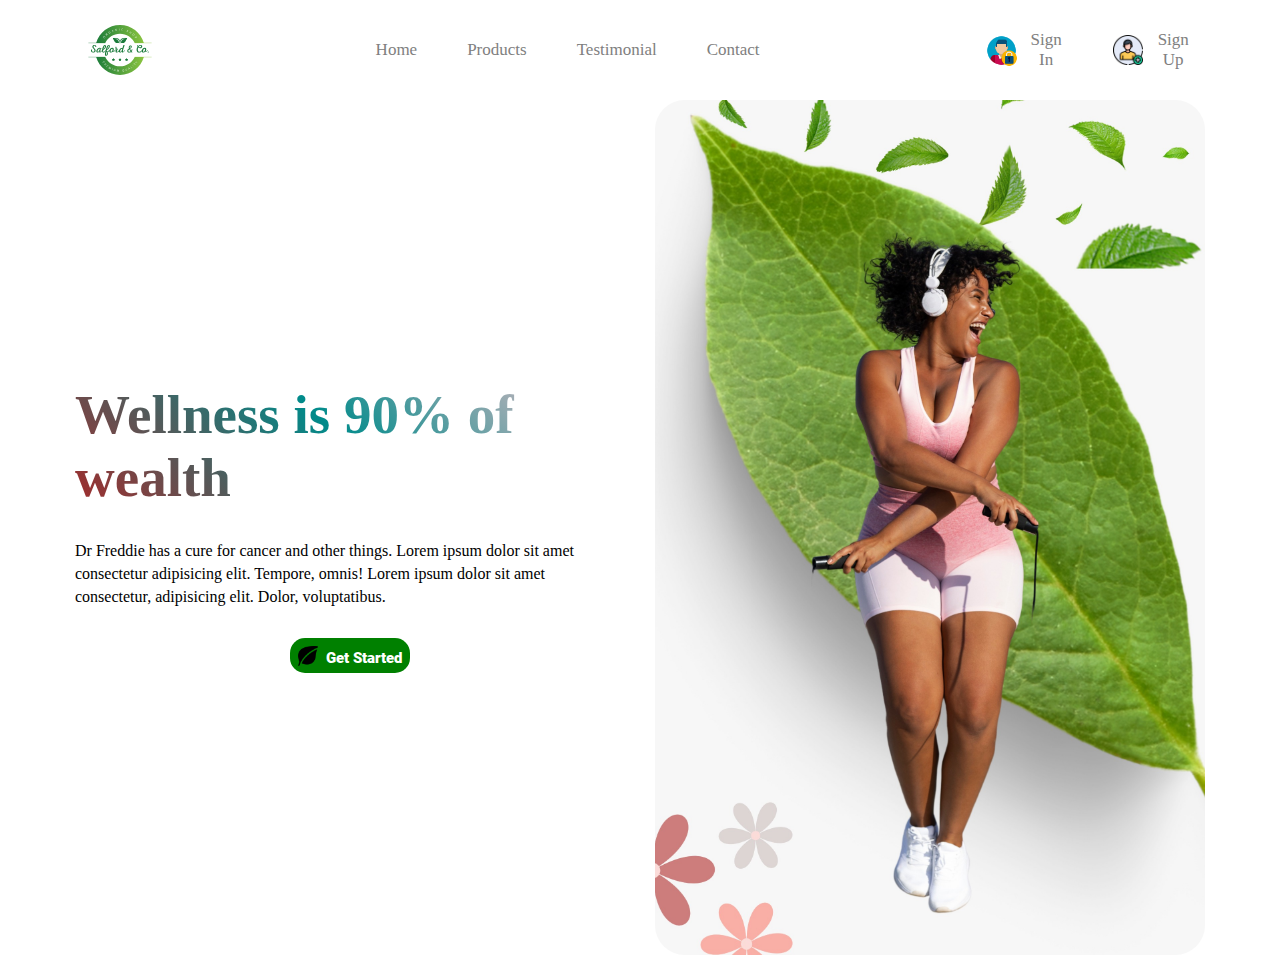
<file: General/well_index.html>
<!DOCTYPE html>
<html lang="en">
<head>
    <meta charset="UTF-8">
    <meta name="viewport" content="width=device-width, initial-scale=1.0">
    <title>Wellness Centre</title>
    <link rel="stylesheet" href="well_style.css">
</head>
<body>
    <nav class="main_nav">
        <div class="nav_item">
            <div class="mobile_menu">
                <div class="mobile_links">
                    <li><a href="">Home</a></li>
                    <li><a href="">Products</a></li>
                    <li><a href="">Testimonial</a></li>
                    <li><a href="">Contact</a></li>
                    <!-- <div class="signs">
                        <div class="signIn">
                            <img src="login.png" alt="">
                            <li><a href="">Sign In</a></li>
                        </div>
                        <div class="signUp">
                            <img src="add-friend.png" alt="">
                            <li><a href="">Sign Up</a></li>
                        </div>
                    </div> -->
                </div>    
            </div>
            <div class="logo">
                <i><img src="logo.svg" alt="Logo"></i>
            </div>
            <div class="links">
                <li><a href="">Home</a></li>
                <li><a href="">Products</a></li>
                <li><a href="">Testimonial</a></li>
                <li><a href="">Contact</a></li>
            </div>
            <div class="membership">
                <div class="signIn">
                    <img src="login.png" alt="">
                    <li><a href="">Sign In</a></li>
                </div>
                <div class="signUp">
                    <img src="add-friend.png" alt="">
                    <li><a href="">Sign Up</a></li>
                </div>
            </div>
            <div id="action">
                <img src="bars-solid.svg" id="bars">
                <img src="x-solid.svg" id="X">
            </div>
        </div>
    </nav>
    <section class="hero_section">
        <div class="hero_left">
            <h1 class="gradient">Wellness is 90% of wealth</h1>
            <p class="hero_left_text">Dr Freddie has a cure for cancer and other things. Lorem ipsum dolor sit amet consectetur adipisicing elit. Tempore, omnis! Lorem ipsum dolor sit amet consectetur, adipisicing elit. Dolor, voluptatibus.</p>
            <button class="primary_btn"> <i><img src="leaf.png" alt=""></i>Get Started</button>
        </div>
        <div class="hero_right">
            <img src="woman.jpg" alt="woman skipping and laughing">
        </div>
    </section>
    <!-- <section class="services_section">
        <div class="service_text">
            <div class="h1_line">
                <h1>Our Services</h1>
                <hr class="line">
            </div>

            <p>Lorem ipsum dolor sit amet consectetur, adipisicing elit. Tempore, vitae. Quod magnam ex laudantium eum, aliquam dignissimos necessitatibus hic esse!</p>
        </div>
        <div class="showbox">
            <div class="boxes one">
                <div class="box_img">
                    <img src="leaf-solid.svg" alt="leaves">
                </div>
                <h3>Agro Farming</h3>
                <p>Lorem ipsum dolor sit amet consectetur adipisicing elit. Doloremque asperiores id similique repellendus soluta? Hic exercitationem quia nemo quae sint laborum nihil eos vel. Vitae?</p>
            </div>
            <div class="boxes middle">
                <div class="box_img">
                    <img src="leaf-solid.svg" alt="leaves">
                </div>
                <h3>Agro Farming</h3>
                <p>Lorem ipsum dolor sit amet consectetur adipisicing elit. Doloremque asperiores id similique repellendus soluta? Hic exercitationem quia nemo quae sint laborum nihil eos vel. Vitae?</p>
            </div>
            <div class="boxes three">
                <div class="box_img">
                    <img src="leaf-solid.svg" alt="leaves">
                </div>
                <h3>Agro Farming</h3>
                <p>Lorem ipsum dolor sit amet consectetur adipisicing elit. Doloremque asperiores id similique repellendus soluta? Hic exercitationem quia nemo quae sint laborum nihil eos vel. Vitae?</p>
            </div>
        </div>
    </section> -->
    <script src="well_scripting.js"></script>
</body>
</html>
</file>
<file: Vitek/loading.html>
<!DOCTYPE html>
<html lang="en">
<head>
    <meta charset="UTF-8">
    <meta name="viewport" content="width=device-width, initial-scale=1.0">
    <title>loading</title>
    <link rel="stylesheet" href="style.css">
</head>
<body>
    <div class="lines">
        <div class="slines lyne"></div>
        <div class="lyne slines"></div>
        <div class="lyne slines"></div>
        <div class="lyne slines"></div>
        <div class="lyne slines"></div>
        <div class="lyne slines"></div>
        <div class="lyne slines"></div>
        <div class="lyne slines"></div>
        <div class="lyne slines"></div>
    </div>
</body>
</html>
</file>
<file: styledPortfolio.css>
*{
    margin: 0;
    padding: 0;
}
body{
    color: wheat;
/*     overflow-x: hidden; */
    background-color: rgb(61, 57, 57);
}

/* Fonts */
@font-face {
    font-family: whisper;
    src: url(General/Whisper/Whisper-Regular.ttf);
}
@font-face {
    font-family: Ojuju;
    src: url(General/Ojuju/Ojuju-VariableFont_wght.ttf);
}
@font-face {
    font-family: madimi;
    src: url(General/Madimi_One/MadimiOne-Regular.ttf);
}


/* Animations */
@keyframes typing {
    0%{
        width: 0;
    }
    50%{
        width: 100%;
    }
    100%{
        width: 100%;
    }
}

@keyframes blink-caret {
    0%, 100%{border-color: transparent;}
    50%{border-color: blueviolet;}
}

@keyframes grow {
    0%{
        transform: scale(0.9);
    }
    100%{
        transform: scale(1)
    }
}

@keyframes tiny_grow {
    0%{
        transform: scale(0);
    }
    100%{
        transform: scale(1)
    }
}
@keyframes large_grow {
    0%{
        transform: scale(3.5);
    }
    100%{
        transform: scale(1);
    }
}




/* Header styling starts here */

header{
    width: auto;
    height: auto;
    display: flex;
    justify-content: space-around;
    align-items: center;
    background-color: #222831;
}
.logo{
    width: 250px;
    height: 50px;
}
.logo img{
    height: 100%;
    width: 100%;
    object-fit: cover;
}
nav{
    padding: 15px 0px;
}
nav ul{
    display: flex;
    justify-content: space-between;
    gap: 30px;
    align-items: center;
}
nav ul li{
    list-style: none;
}
nav ul li a{
    text-decoration: none;
    font-size: 20px;
    font-family: madimi;
    color: gray;
    transition: background-color .5s ease;
}
nav a:hover{
    background-color: beige;
    border-radius: 30px;
    padding: 5px 7px;
}




/* Mobile header styling starts here */

.mobile_view{
    display: none;
    flex-direction: column;
}



/* hamburger menu bar and X signs styling */
#symbols{
    width: 40px;
    height: 40px;
    display: flex;
    flex-direction: column;
    justify-content: space-around;
    background-color: transparent;
    border: none;
    cursor: pointer;
}
.bar_1, .bar_2, .bar_3{
    width: 50px;
    height: 5px;
    background-color: darkblue;
    border-radius: 10px;
    transition: all 0.3s linear;
    position: relative;
    transform-origin: 7.8px;
}
.bar_1, .bar_3{
    transform: rotate(0);
}
.bar_2{
    opacity: 1;
    transform: translateX(0);
}

.X{
    .bar_1{
        transform: rotate(45deg);
    }
    .bar_2{
        opacity: 0;
        transform: translateX(20px);
    }
    .bar_3{
        transform: rotate(-45deg);
    }
}
/* hamburger menu bar and X signs styling ends here */


.links{
    display: none;
    flex-direction: column;
    align-items: center;
    white-space: nowrap;
    background-color: burlywood;
    text-align: center;
    position: absolute;
    top: 51px;
    max-width: 150px;
    border-radius: 10px;
    font-size: 25px;
    padding: 0 110px;
    animation: grow 1.5s forwards;
}
.links li{
    padding:15px 0;
    list-style: none;
}
.links li a{
    color: darkolivegreen;
    text-decoration: none;
}
.open{
    display: flex;
}



/* About section styling starts here */

#about_section{
    padding: 80px 20px;
    display: flex;
    align-items: center;
    animation: grow 1.8s forwards;
    background-color: rgb(87, 83, 77);
}
.about_text{
    flex: 1;
    font-size: 30px;
    display: flex;
    flex-direction: column;
    gap: 10px;
}
.big{
    width: 435px;
}
.big h1{
    overflow: hidden;
    font-family: ojuju;
    border-right: 3px solid blueviolet;
    white-space: nowrap;
    margin: 0 auto;
    animation: typing 4s steps(25, end) infinite, blink-caret .75s step-end infinite;
    font-size: 40px;
    color: blueviolet;
    float: left;
    text-shadow: 4px 4px 8px rgba(0, 0, 0, 0.8);
}
.selfie{
    flex: 1;
    height: 450px;
    border: 3px solid salmon;
    border-radius: 9px;
}
.selfie img{
    width: 100%;
    height: 100%;
    object-fit: cover;
    object-position: center;
}



/* Skill section styling starts here */

#skill_sect{
    padding: 40px 20px;
    background-color: #01060f;
    height: auto;
    display: flex;
    flex-direction: column;
    align-items: center;
}
.skills{
    display: flex;
    align-items: center;
    justify-content: space-between;
    padding: 14px 15px;
}
.skill_text{
    display: flex;
    flex-direction: column;
    gap: 40px;
    align-items: center;
}
.skill_text h1{
    font-size: 90px;
}
#skillz{
    list-style:lower-greek;
    width: 1000px;
    font-size: 40px;
    flex-direction: column;
    align-items: center;
    justify-content: space-between;
    gap: 50px;
    display: none;
    animation: tiny_grow 4s forwards;
}
#taunt{
    display: flex;
    flex-direction: column;
    align-items: center;
    justify-content: space-between;
    color:crimson;
    font-size: 39px;
    font-family: madimi;
}
.clickHere{
    color: darkgoldenrod;
    text-align: center;
}
.stars{
    cursor: not-allowed;
}
#taunt span{
    cursor:no-drop;
    width: 100px;
    font-size: 65px;
}


/* Experience Section Styling Starts here */
.experienz{
    height: auto;
    padding: 20px;
    background-color: #5c8374;
    display: flex;
    justify-content: center;
}
.experience{
    display: flex;
    justify-content: last baseline;
    align-items: center;
    gap: 20px;
}
.exp_text{
    font-size: 40px;
    white-space: nowrap;
    display: flex;
    flex-direction: column;
    align-items: center;
    gap: 10px;
}
.exp_text button{
    padding: 5px;
    border-radius: 10px;
    border: none;
    cursor: pointer ;
    font-weight: 800;
    color: darkslategrey;
}

.fill{
    display: none;
    font-size: 70px;
    animation: tiny_grow 3s forwards;
}
.showcase1{
    .one{
        display: flex;
        max-width: 100%;
        justify-content: center;
        align-items: center;
        text-align: center;
        color: chartreuse;
        max-height: 95px;
    }
}
.showcase2{
    .two{
        display: flex;
        max-width: 100%;
        align-items: center;
        text-align: center;
        color: rgb(41, 66, 17);
        font-family: madimi;
        max-height: 200px;
    }
}
.showcase3{
    .three{
        display: flex;
        justify-content: center;
        align-items: center;
        text-align: center;
        max-width: 100%;
        background: linear-gradient(45deg, purple, red, brown);
        color: transparent;
        font-family: ojuju;
        background-clip: text;
        font-weight: 600;
    }
}



/* Project styling begins here */
#projects{
    display: flex;
    flex-direction: column;
    align-items: center;
    justify-content: center;
    background-color: #183D3D;
    padding: 30px 0;
    position: relative;
}
.intro{
    display: flex;
    flex-direction: column;
    align-items: center;
    gap: 20px;
}
.intro h1{
    font-size: 40px;
}
.seeProjects{
    padding: 5px;
    border-radius: 10px;
    border: none;
    font-size: 15px;
    color: cornflowerblue;
    font-weight: 600;
    cursor: pointer;
}
.projectlist{
    display: none;
    justify-content: space-evenly;
    flex-wrap: wrap;
    gap: 20px;
    padding-top: 6%;
    padding-bottom: 90px;
    animation: large_grow 2.5s forwards;
}
.projectlist h1{
    position: absolute;
    top: -10px;
    font-size: 45px;
    color: transparent;
    background: linear-gradient(45deg, #ff7e5f, #feb47b, #ffca95, #ffdab1, #ffecd0);
    background-clip: text;
}
.projectlist h1 span{
    color: #01060f;
}
.projectlist a{
    text-decoration: none;
    color: transparent;
    background: linear-gradient(135deg, #5cdb95, #8ee4af, #b7f0d1, #95f4e6, #f0f9eb);
    background-clip: text;
    font-size: 22px;
}
.projectImg{
    display: flex;
    flex-direction: column;
    align-items: center;
    gap: 10px;
}
.projectImg img{
    width: 250px;
    height: 150px;
    border: 2px solid pink;
    object-fit: cover;
    border-radius: 20px;
    object-position: center;
}
.hireMe{
    position: absolute;
    bottom: -2px;
    display: none;
    font-family: 'Trebuchet MS', 'Lucida Sans Unicode', 'Lucida Grande', 'Lucida Sans', Arial, sans-serif;
    left: 498;
    padding: 10px;
    border-radius: 10px;
    border: 3px solid brown;
    font-size: 20px;
    background-color: pink;
    animation: tiny_grow 1.5s backwards;
    transition: background-color 0.5s ease-in;
}
.hireMe a{
    color: #7077A1;
}
.hireMe:hover{
    background-color: red;
}



/* Contact form styling begins here */

#contact{
    display: flex;
    flex-direction: column;
    align-items: center;
    padding: 10px 0;    
}
#contact form{
    padding: 30px 0;
    display: flex;
    flex-direction: column;
    justify-content: center;
    align-items: center;
    object-fit: contain;
    gap: 10px;
    justify-self: left;
}
#contact form p{
    font-size: 30px;
    text-align: center;
}
.name_space{
    padding: 10px;
    border-radius: 4px;
    width: 300px;
    text-align: center;
    background-color: transparent;
    font-size: 19px;
    border-bottom: 3px solid;
    color: antiquewhite;
    border-color: lightpink;
}
#email{
    width: 300px;
    padding: 10px;
    border-bottom: 3px solid;
    border-color: lightpink;
    text-align: center;
    color: antiquewhite;
    font-size: 19px;
    border-radius: 4px;
    background-color: transparent;
}
.submit{
    width: 100px;
    padding: 10px;
    border-radius: 10px;
    border: none;
    cursor: pointer;
    background-color: wheat;
    font-size: 19px;
    font-weight: 800;
    color: rgb(36, 31, 28);
    transition: background-color .5s ease-in;
}
.submit:hover{
    background-color: rgb(43, 4, 4);
    color: wheat;
}
#message{
    min-width: 350px;
    min-height: 150px;
    font-size: 19px;
    text-align: center;
    padding: 2px;
    background-color: transparent;
    border-bottom: 3px solid;
    border-color: lightpink;
    border-radius: 5px;
}

/* Footer styling begins here */

footer{
    background-color: rgb(87, 83, 77);
}
#socials{
    display: flex;
    align-items: center;
    padding: 30px 0;
    position: relative;
    flex-direction: column;
}
#socials h1{
    font-size: 25px;
    font-weight: 400;
    font-family: Impact, Haettenschweiler, 'Arial Narrow Bold', sans-serif;
    color: rgb(82, 38, 9);
    width: auto;
/*     white-space: nowrap; */
}
.media_links{
    width: auto;
    display: flex;
    gap: 50px;
    padding: 10px 0;
    justify-content: center;
}
.media_links img{
    width: 50px;
}
#phone{
    cursor: pointer;
}
#number{
    display: none;
    align-items: center;
    justify-content: center;
    width: 50px;
    font-size: 15px;
    white-space: nowrap;
    color: #01060f;
}
.copyright{
    padding: 8px 0;
   font-size: 15px;
   color: black;
}
.mail{
    color: black;
    font-size: 22px;
    display: flex;
    flex-direction: column;
    gap: 5px;
    align-items: center;
}
.mail a{
    color: rgb(65, 6, 16);
    text-decoration: none;
    font-size: 25px;
}
.copynMail{
    display: flex;
    flex-direction: column;
    align-items: center;
    gap: 5px;
    padding-top: 10px;
}



/* Mobile phones responsiveness styling starts here */

                /* tablets screens */

@media only screen and (min-width: 1114px) and (max-width:1124px){
    #skill_sect{
        padding: 20px;
    }
    .showcase1{
        .one{
            max-width: 1000px;
            font-size: 80px;
        }
    }
    .showcase3{
        .three{
            max-width: 1000px;
            font-size: 72px;
        }
    }
    .projectlist h1{
        top: -16px;
    }
    .projectlist a{
        font-size: 30px;
    }
    .hireMe{
        bottom:-6px;
    }
    .name_space, #email{
        min-width: 400px;
        font-size: 21px;
    }
    #message{
        min-width: 500px;
        min-height: 20px;
        font-size: 24px;
        padding: 53px 0;
    }
}

@media only screen and (min-width:1024px) and (max-width: 1366px){
    header{
        justify-content: space-between;
        padding: 10px;
    }
    .logo{
        width: 150px;
        float: right;
        height: 100px;
    }
    nav{
        padding-right: 30px;
    }
    nav ul{
        gap: 17px;
    }
    nav a:hover{
        background-color: beige;
        border-radius: 30px;
        padding: 5px 7px;
    }
    .big{
        width: 330px;
    }
    .about_text{
        text-align: left;
        padding-right: 8px;
    }
    .about_text h1{
        font-size: 33px;
        text-align: left;
    }
    .big h1{
        font-size: 30px;
    }
    #skill_sect h1{
        white-space: nowrap;
        font-size: 70px;
    }
    #skillz{
        width: 650px;
        padding-left: 20px;
        font-size: 30px;
    }
    #clicktarget{
        font-size: 90px;
    }
    .exp_text{
        gap: 15px;
    }
    .exp_text h1{
        font-size: 50px;
    }
    .exp_text button{
        padding: 10px 10px;
        font-size: 30px;
    }
    .fill{
        font-size: 55px;
    }
    .showcase1 .one{
        max-width: 700px;
    }
    .showcase2 .two{
        max-width: 700px;
    }
    .showcase3 .three{
        max-width: 700px;
    }
    .intro{
        text-align: center;
    }
    .seeProjects{
        padding: 10px 10px;
        font-size: 30px;
    }
    .projectlist{
        padding: 12% 15px ;
    }
    .projectlist h1{
        font-size: 38px;
        top: -2px;
    }
    .projectlist a{
        font-size: 30px;
    }
    .hireMe{
        bottom: -1px;
    }
    #contact form{
        gap: 15px;
    }
    #contact form p{
        font-size: 38px;
    }
    .name_space, #email{
        width: 450px;
        font-size: 22px;
    }
    #message{
        min-width: 500px;
        font-size: 25px;
        text-align: center;
    }
    .submit{
        padding: 10px;
        font-size: 20px
    }
    #socials h1{
        font-size: 40px;
        white-space: wrap;
        text-align: center;
    }
    .mail{
        font-size: 35px;
    }
    .mail a{
        font-size: 35px;
    }
    .copyright{
        font-size: 25px;
    }
}

@media only screen and (min-width: 834px) and (max-width:1194px){
    header{
        justify-content: space-between;
    }
    .logo{
        width: 150px;
    }
    nav{
        padding-right: 20px;
    }
    nav a:hover{
        padding: 0px 0px;
        background-color: transparent;
    }
    .big{
        width: 330px;
    }
    .about_text{
        text-align: left;
        padding-right: 8px;
    }
    .about_text h1{
        font-size: 33px;
        text-align: left;
    }
    .big h1{
        font-size: 30px;
    }
    .skill_text{
        gap: 10px;
    }
    #skill_sect h1{
        white-space: nowrap;
        font-size: 70px;
    }
    #skillz{
        width: 650px;
        padding-left: 20px;
        font-size: 30px;
    }
    #clicktarget{
        font-size: 90px;
    }
    .experienz{
        padding:20px;
    }
    .exp_text{
        gap: 60px;
    }
    .exp_text h1{
        font-size: 50px;
    }
    .exp_text button{
        padding: 5px 9px;
        font-size: 25px;
    }
    .fill{
        font-size: 55px;
    }
    .showcase1 .one{
        max-width: 700px;
    }
    .showcase2 .two{
        max-width: 700px;
    }
    .showcase3 .three{
        max-width: 700px;
    }
    .intro{
        text-align: center;
    }
    .seeProjects{
        padding: 5px 9px;
        font-size: 30px;
    }
    .projectlist{
        padding: 12% 15px ;
    }
    .projectlist h1{
        font-size: 38px;
        top: -2px;
    }
    .projectlist a{
        font-size: 30px;
    }
    .hireMe{
        bottom: -1px;
    }
    #contact form{
        gap: 15px;
    }
    #contact form p{
        font-size: 38px;
    }
    .name_space, #email{
        width: 450px;
        font-size: 22px;
    }
    #message{
        min-width: 500px;
        font-size: 25px;
        text-align: center;
    }
    .submit{
        padding: 10px;
        font-size: 20px
    }
    #socials h1{
        font-size: 40px;
        white-space: wrap;
        text-align: center;
    }
    .mail{
        font-size: 35px;
    }
    .mail a{
        font-size: 35px;
    }
    .copyright{
        font-size: 25px;
    }
}

@media only screen and (min-width: 768px) and (max-width:1024px){
    header{
        justify-content: space-between;
    }
    .logo{
        width: 150px;
    }
    nav{
        padding-right: 20px;
    }
    nav a:hover{
        padding: 0px 0px;
        background-color: transparent;
    }
    .big{
        width: 330px;
    }
    .about_text{
        text-align: left;
        padding-right: 8px;
    }
    .about_text h1{
        font-size: 33px;
        text-align: left;
    }
    .big h1{
        font-size: 30px;
    }
    .skill_text{
        gap: 45px;
    }
    #skill_sect h1{
        padding-top: 15px;
        white-space: nowrap;
        font-size: 70px;
    }
    #skillz{
        width: 650px;
        padding-left: 20px;
        font-size: 30px;
    }
    #clicktarget{
        font-size: 90px;
    }
    .exp_text{
        gap: 60px;
    }
    .exp_text h1{
        font-size: 50px;
    }
    .exp_text button{
        padding: 10px 10px;
        font-size: 30px;
    }
    .fill{
        font-size: 55px;
    }
    .showcase1 .one{
        max-width: 700px;
    }
    .showcase2 .two{
        max-width: 700px;
    }
    .showcase3 .three{
        max-width: 700px;
    }
    .intro{
        text-align: center;
    }
    .seeProjects{
        padding: 10px 10px;
        font-size: 30px;
    }
    .projectlist{
        padding: 12% 15px ;
    }
    .projectlist h1{
        font-size: 38px;
        top: -2px;
    }
    .projectlist a{
        font-size: 30px;
    }
    .hireMe{
        bottom: -1px;
    }
    #contact form{
        gap: 15px;
    }
    #contact form p{
        font-size: 38px;
    }
    .name_space, #email{
        width: 450px;
        font-size: 22px;
    }
    #message{
        min-width: 500px;
        font-size: 25px;
        text-align: center;
    }
    .submit{
        width: 150px;
        font-size: 24px;
        padding: 15px 0;
    }
    #socials h1{
        font-size: 40px;
        white-space: wrap;
        text-align: center;
    }
    .mail{
        font-size: 35px;
    }
    .mail a{
        font-size: 35px;
    }
    .copyright{
        font-size: 25px;
    }
}





         /* Big screened mobile phones. Iphone X to 13 and some other android */

@media only screen and (min-width: 428px) and (max-width: 926px){
    header{
        justify-content: space-between;
    }
    .logo{
        width: 150px;
    }
    nav{
        display: none;
    }
    .mobile_view{
        display: flex;
    }
    #symbols{
        justify-content: space-evenly;
        padding-right: 18px;
    }
    .bar_1, .bar_2, .bar_3{
        transform-origin: 4.4px;
        width: 40px;
        height: 3.5px;
    }
    .bar_1, .bar_3{
        transform: rotate(0);
    }
    .bar_2{
        opacity: 1;
        transform: translateX(0);
    }
    .links{
        padding: 0 143px;
        z-index: 1;
        right: 0;
        font-size: 20px;
        gap: 0;
    }
    #about_section{
        flex-direction: column-reverse;
        padding: 40px 20px;
    }
    .about_text{
        text-align: justify;
        flex: none;
        padding: 0;
    }
    .about_text h1{
        padding-top: 5px;
        text-align:left;
    }
    .selfie{
        flex: none;
        max-height: 350px;
        width: 400px;
        align-self: center;
    }
    .selfie img{
        height: 100%;
        width: 100%;
        object-fit: cover;
        object-position: bottom;
    }
   
    .about_text{
        max-width: 300px;
        flex: none;
        font-size: 22px;
        text-align: justify;
        gap: 5px;
    }
    .about_text h1{
        padding-top: 15px;
        font-size: 24px;
    }
    .big{
        width: 306.5px;
    }
    .big h1{
        font-size: 28px;
    }
    .skill_text{
        gap: 12px;
    }
    .skill_text h1{
        font-size: 32px;
    }
    #skillz{
        width: 280px;
        font-size: 22px;
        gap: 10px;
        text-align: justify; 
    } 
    #taunt p{
        font-size: 20px;
        max-width: 260px;
    }
    #taunt span{
        font-size: 50px;
    }
    #skill_sect{
        padding: 10px;
    }
    #skillz{
        max-width: 800px;
        padding-left: 20px;
    }
    .exp_text{
        gap: 15px;
    }
    .exp_text h1{
        font-size: 29px;
    }
    .exp_text button{
        padding: 8px;
        font-size: 14px;
    }
    .fill{
        font-size: 28px;
    }
    .intro{
        text-align: center;
    }
    .intro h1{
        font-size: 28px;

    }
    .seeProjects{
        padding: 8px;
        font-size: 14px;
        font-weight: 800;
    }
    .projectlist{
        padding: 55px 15px;
    }
    .projectlist h1{
        font-size: 22px;
        top: -2px;
        text-align: center;
    }
    .projectlist h1 span{
        color: black;
    }
    .projectlist a{
        font-size: 20px;
    }
    .hireMe{
        bottom: -10px;
    }
    #contact form{
        gap: 15px;
    }
    #contact form p{
        font-size: 27px;
        max-width: 280px;
    }
    .name_space, #email{
        max-width: 250px;
    }
    #message{
        min-width: 300px;
        min-height: 100px;
    }
    .submit{
        padding: 8px;
        font-size: 18px;
    }
    #socials{
        padding: 5px;
    }
    #socials h1{
        font-size: 20px;
        font-weight: 400;
        white-space: wrap;
        text-align: center;
    }
    .media_links{
        padding: 5px 0;
    }
    .media_links img{
        width: 27px;
    }
    .mail{
        font-size: 20px;
    }
    .mail a{
        font-size: 19px;
    }
    .copyright{
        font-size: 18px;
        padding: 3px 0;
    }
    footer{
        max-height: 80vh;
    }
}

@media only screen and (min-width: 414px) and (max-width: 896px){   
    header{
        justify-content: space-between;
    }
    .logo{
        width: 150px;
    }
    nav{
        display: none;
    }
    .mobile_view{
        display: flex;
    }
    #symbols{
        justify-content: space-evenly;
        padding-right: 18px;
    }
    .bar_1, .bar_2, .bar_3{
        transform-origin: 4.4px;
        width: 40px;
        height: 3.5px;
    }
    .bar_1, .bar_3{
        transform: rotate(0);
    }
    .bar_2{
        opacity: 1;
        transform: translateX(0);
    }
    .links{
        padding: 0 135.5px;
        z-index: 1;
        right: 0;
        font-size: 20px;

    }
    #about_section{
        flex-direction: column-reverse;
        flex: none;
        padding: 30px 10px;
    }
    .about_text{
        text-align: justify;
    }
    .about_text h1{
        padding-top: 5px;
        text-align:left;
    }
    .selfie{
        flex: none;
        max-height: 355px;
        max-width: 400px;
    }
    .selfie img{
        height: 100%;
        width: 100%;
        object-fit: cover;
        object-position: bottom;
    }
    .about_text{
        max-width: 300px;
        flex: none;
        font-size: 22px;
        text-align: justify;
        gap: 5px;
    }
    .about_text h1{
        padding-top: 15px;
        font-size: 24px;
    }
    .big{
        width: 306.5px;
    }
    .big h1{
        font-size: 28px;
    }
    .skill_text{
        gap: 12px;
    }
    .skill_text h1{
        font-size: 32px;
    }
    #skillz{
        font-size: 19px;
        gap: 20px;
        text-align: justify;
        width: 370px;
    } 
    #taunt p{
        font-size: 20px;
        max-width: 260px;
    }
    #taunt span{
        font-size: 50px;
    }
    #skill_sect{
        padding: 10px;
    }
    #skillz{
        max-width: 750px;
        padding-left: 20px;
        font-size: 22px;
    }
    .exp_text{
        gap: 15px;
    }
    .exp_text h1{
        font-size: 29px;
    }
    .exp_text button{
        padding: 8px;
        font-size: 14px;
    }
    .fill{
        font-size: 28px;
    }
    .showcase1{
        .one{
            font-size: 32px;
            white-space: nowrap;
        }
    }
    .showcase2{
        .two{
            font-size: 35px;
        }
    }
    .showcase3{
        .three{
            font-size: 36px;
        }
    }
    .intro{
        text-align: center;
    }
    .intro h1{
        font-size: 28px;

    }
    .seeProjects{
        padding: 8px;
        font-size: 14px;
        font-weight: 800;
    }
    .projectlist{
        padding:50px 0 70px 0 ;
    }
    .projectlist h1{
        font-size: 25px;
        top: -18px;
        text-align: center;
    }
    .projectlist h1 span{
        color: black;
    }
    .projectlist a{
        font-size: 24px;
    }
    .hireMe{
        bottom: -8px;
    }
    #contact form{
        gap: 15px;
    }
    #contact form p{
        font-size: 27px;
        max-width: 280px;
    }
    .name_space, #email{
        max-width: 250px;
    }
    #message{
        min-width: 300px;
        min-height: 100px;
    }
    .submit{
        padding: 8px;
        font-size: 18px;
    }
    #socials{
        padding: 5px;
    }
    #socials h1{
        font-size: 20px;
        font-weight: 400;
        white-space: wrap;
        text-align: center;
    }
    .media_links{
        padding: 5px 0;
    }
    .media_links img{
        width: 27px;
    }
    .mail{
        font-size: 20px;
    }
    .mail a{
        font-size: 19px;
    }
    .copyright{
        font-size: 16px;
        padding: 3px 0;
    }
    footer{
        max-height: 80vh;
    }
}

@media only screen and (min-width: 360px) and (max-width: 363px){
    header{
        justify-content: space-between;
    }
    .logo{
        width: 150px;
    }
    nav{
        display: none;
    }
    .mobile_view{
        display: flex;
    }
    #symbols{
        justify-content: space-evenly;
        padding-right: 18px;
    }
    .bar_1, .bar_2, .bar_3{
        transform-origin: 4.4px;
        width: 40px;
        height: 3.5px;
    }
    .bar_1, .bar_3{
        transform: rotate(0);
    }
    .bar_2{
        opacity: 1;
        transform: translateX(0);
    }
    .links{
        padding: 0 109px;
        z-index: 1;
        right: 0;
        font-size: 20px;
    }
    #about_section{
        flex-direction: column-reverse;
        flex: none;
        padding: 30px 10px;
    }
    .about_text{
        text-align: justify;
    }
    .about_text h1{
        padding-top: 5px;
        text-align:left;
    }
    .selfie{
        flex: none;
        max-height: 300px;
        max-width: 400px;
    }
    .selfie img{
        height: 100%;
        width: 100%;
        object-fit: cover;
        object-position: bottom;
    }
    .about_text{
        max-width: 300px;
        flex: none;
        font-size: 22px;
        text-align: justify;
        gap: 5px;
    }
    .about_text h1{
        padding-top: 15px;
        font-size: 24px;
    }
    .big{
        width: 306.5px;
    }
    .big h1{
        font-size: 28px;
    }
    #skill_sect{
        max-height: 25vh;
        padding: 10px 40px 45px 40px;
        text-align: center;
    }
    .skill_text{
        gap: 12px;
    }
    .skill_text h1{
        font-size: 32px;
        white-space: nowrap;
    }
    #skillz{
        width: 280px;
        font-size: 17.5px;
        gap: 10px;
        text-align: justify; 
    } 
    #taunt p{
        font-size: 19.5px;
        max-width: 260px;
    }
    #taunt span{
        font-size: 50px;
    }
    #skillz{
        max-width: 750px;
        padding-left: 20px;
    }
    .experienz{
        max-height: 20vh;
    }
    .exp_text{
        gap: 15px;
    }
    .exp_text h1{
        font-size: 27px;
    }
    .exp_text button{
        padding: 5.5px;
        font-size: 14px;
    }
    .fill{
        font-size: 25px;
    }
    .intro{
        text-align: center;
    }
    .intro h1{
        font-size: 28px;

    }
    .seeProjects{
        padding: 5px;
        font-size: 15px;
        font-weight: 800;
    }
    .projectlist{
        padding: 20% 15px;
    }
    .projectlist h1{
        font-size: 21px;
        top: -2px;
        text-align: center;
    }
    .projectlist h1 span{
        color: black;
    }
    .projectlist a{
        font-size: 22px;
    }
    .hireMe{
        bottom: -10px;
    }
    #contact form{
        gap: 15px;
    }
    #contact form p{
        font-size: 27px;
        max-width: 280px;
    }
    .name_space, #email{
        max-width: 250px;
    }
    #message{
        min-width: 300px;
        min-height: 100px;
    }
    .submit{
        padding: 8px;
        font-size: 18px;
    }
    #socials{
        padding: 5px;
    }
    #socials h1{
        font-size: 20px;
        font-weight: 400;
        white-space: wrap;
        text-align: center;
    }
    .media_links{
        padding: 5px 0;
    }
    .media_links img{
        width: 27px;
    }
    .mail{
        font-size: 20px;
    }
    .mail a{
        font-size: 19px;
    }
    .copyright{
        font-size: 18px;
        padding-bottom: 10px;
    }
    footer{
        max-height: 80vh;
    }
}

@media only screen and (min-width: 375px) and (max-width:812px){
    header{
        justify-content: space-between;
    }
    .logo{
        width: 150px;
    }
    nav{
        display: none;
    }
    .mobile_view{
        display: flex;
    }
    #symbols{
        justify-content: space-evenly;
        padding-right: 18px;
    }
    .bar_1, .bar_2, .bar_3{
        transform-origin: 4.4px;
        width: 40px;
        height: 3.5px;
    }
    .bar_1, .bar_3{
        transform: rotate(0);
    }
    .bar_2{
        opacity: 1;
        transform: translateX(0);
    }
    .links{
        padding: 0 117px;
        z-index: 1;
        right: 0;
        font-size: 20px;

    }
    #about_section{
        flex-direction: column-reverse;
        flex: none;
        padding: 40px 10px;
    }
    .about_text{
        text-align: justify;
        width: auto;
    }
    .about_text h1{
        padding-top: 5px;
        text-align:left;
    }
    .selfie{
        flex: none;
        max-height: 300px;
        max-width: 350px;
    }
    .selfie img{
        height: 100%;
        width: 100%;
        object-fit: cover;
        object-position: bottom;
    }
   
    .about_text{
        max-width: 300px;
        flex: none;
        font-size: 22px;
        text-align: justify;
        gap: 5px;
    }
    .about_text h1{
        padding-top: 15px;
        font-size: 24px;
    }
    .big{
        width: 274px;
    }
    .big h1{
        font-size: 25px;
    }
    #skill_sect{
        padding: 10px;
        text-align: center;
    }
    .skill_text{
        gap: 12px;
    }
    .skill_text h1{
        font-size: 32px;
    }
    #skillz{
        width: 280px;
        font-size: 17.5px;
        gap: 10px;
        text-align: justify; 
    } 
    #taunt p{
        font-size: 20px;
        max-width: 260px;
    }
    #taunt span{
        font-size: 50px;
    }
    #skillz{
        max-width: 750px;
        padding-left: 20px;
    }
    .experienz{
        height: auto;
        padding: 8px;
    }
    .exp_text{
        gap: 15px;
    }
    .exp_text h1{
        font-size: 25px;
    }
    .exp_text button{
        padding: 7px;
        font-size: 14px;
    }
    .fill{
        font-size: 28px;
    }
    .showcase3{
        .three{
            font-size: 27px;
        }
    }
    .intro{
        text-align: center;
    }
    .intro h1{
        font-size: 30px;

    }
    .seeProjects{
        padding: 7px;
        font-size: 14px;
        font-weight: 800;
    }
    .projectlist{
        padding: 20% 15px;
    }
    .projectlist h1{
        font-size: 22px;
        top: -2px;
        text-align: center;
    }
    .projectlist h1 span{
        color: black;
    }
    .projectlist a{
        font-size: 20px;
    }
    .hireMe{
        bottom: -10px;
    }
    #contact form{
        gap: 15px;
    }
    #contact form p{
        font-size: 27px;
        max-width: 280px;
    }
    .name_space, #email{
        max-width: 250px;
    }
    #message{
        min-width: 300px;
        min-height: 100px;
    }
    .submit{
        padding: 8px;
        font-size: 18px;
    }
    #socials{
        padding: 5px;
    }
    #socials h1{
        font-size: 20px;
        font-weight: 400;
        white-space: wrap;
        text-align: center;
    }
    .media_links{
        padding: 5px 0;
    }
    .media_links img{
        width: 27px;
    }
    .mail{
        font-size: 20px;
    }
    .mail a{
        font-size: 19px;
    }
    .copyright{
        font-size: 14px;
        padding: 3px 0;
    }
    footer{
        height: auto;
        width:auto;
    }
}

@media only screen and (min-width: 390px) and (max-width: 844px){
    header{
        justify-content: space-between;
    }
    .logo{
        width: 150px;
    }
    nav{
        display: none;
    }
    .mobile_view{
        display: flex;
    }
    #symbols{
        justify-content: space-evenly;
        padding-right: 18px;
    }
    .bar_1, .bar_2, .bar_3{
        transform-origin: 4.4px;
        width: 40px;
        height: 3.5px;
    }
    .bar_1, .bar_3{
        transform: rotate(0);
    }
    .bar_2{
        opacity: 1;
        transform: translateX(0);
    }
    .links{
        padding: 0 120.6px;
        z-index: 1;
        right: 5px;
        font-size: 20px;

    }
    #about_section{
        flex-direction: column-reverse;
        flex: none;
        padding: 40px 10px;
    }
    .about_text{
        text-align: justify;
    }
    .about_text h1{
        padding-top: 5px;
        text-align:left;
    }
    .selfie{
        flex: none;
        max-height: 300px;
        max-width: 400px;
    }
    .selfie img{
        height: 100%;
        width: 100%;
        object-fit: cover;
        object-position: bottom;
    }
   
    .about_text{
        max-width: 300px;
        flex: none;
        font-size: 22px;
        text-align: justify;
        gap: 5px;
    }
    .about_text h1{
        padding-top: 15px;
        font-size: 24px;
    }
    .big{
        width: 306.5px;
    }
    .big h1{
        font-size: 28px;
    }
    #skill_sect{
        padding: 10px;
    }
    .skill_text{
        gap: 12px;
    }
    .skill_text h1{
        font-size: 32px;
    }
    #skillz{
        width: 280px;
        font-size: 17.5px;
        gap: 10px;
        text-align: justify; 
    } 
    #taunt p{
        font-size: 20px;
        max-width: 260px;
    }
    #taunt span{
        font-size: 50px;
    }
    #skillz{
        max-width: 750px;
        padding-left: 20px;
    }
    .exp_text{
        gap: 15px;
    }
    .exp_text h1{
        font-size: 29px;
    }
    .exp_text button{
        padding: 8px;
        font-size: 14px;
    }
    .fill{
        font-size: 28px;
    }
    .intro{
        text-align: center;
    }
    .intro h1{
        font-size: 28px;

    }
    .seeProjects{
        padding: 8px;
        font-size: 14px;
        font-weight: 800;
    }
    .projectlist{
        padding: 20% 15px;
    }
    .projectlist h1{
        font-size: 22px;
        top: -2px;
        text-align: center;
    }
    .projectlist h1 span{
        color: black;
    }
    .projectlist a{
        font-size: 20px;
    }
    .hireMe{
        bottom: -1px;
    }
    #contact form{
        gap: 15px;
    }
    #contact form p{
        font-size: 27px;
        max-width: 280px;
    }
    .name_space, #email{
        max-width: 250px;
    }
    #message{
        min-width: 300px;
        min-height: 100px;
    }
    .submit{
        padding: 8px;
        font-size: 18px;
    }
    #socials{
        padding: 5px;
    }
    #socials h1{
        font-size: 20px;
        font-weight: 400;
        white-space: wrap;
        text-align: center;
    }
    .media_links{
        padding: 5px 0;
    }
    .media_links img{
        width: 27px;
    }
    .mail{
        font-size: 20px;
    }
    .mail a{
        font-size: 19px;
    }
    .copyright{
        font-size: 18px;
        padding: 3px 0;
    }
    footer{
        max-height: 80vh;
    }
}


/* Smaller mobile phone screens(Iphone 5 and Iphone SE) */


/* responsiveness when the device goes into landscape view */

@media only screen and (min-width: 320px) and (max-width: 568px) and (orientation: landscape){ 
    header{
        justify-content: space-between;
    }
    nav{
        display: none;
    }
    .mobile_view{
        display: flex;
    }
    #symbols{
        padding-right: 30px;
    }
    .bar_1, .bar_2, .bar_3{
        transform-origin: 0.8px;
        width: 40px;
        height: 3.5px;
    }
    .bar_1, .bar_3{
        transform: rotate(0);
    }
    .bar_2{
        opacity: 1;
        transform: translateX(0);
    }
    .links{
        right: 0;
        padding: 0 80px;
        z-index: 1;
    }
    .links li{
        padding: 10px;
    }
    #about_section{
        padding: 20px 10px;
    }
    .selfie{
        max-width: 310px;
        flex: 1;
        max-height: 300px;
        
    }
    .selfie img{
        max-height: 100%;
        max-width: 100%;
    }
    .about_text{
        max-height: 350px;
        flex: 1;
        font-size: 20px;
    }
    .about_text h1{
        font-size: 22.5px;
    }
    .big{
        width: 260px;
    }
    .big h1{
        font-size: 24px;
    }
    #skill_sect{
        padding: 10px;
    }
    .skill_text{
        gap: 12px;
        text-align: center;
    }
    .skill_text h1{
        font-size: 32px;
    }
    #skillz{
        width: 280px;
        font-size: 17px;
        gap: 10px;
        text-align: justify; 
    } 
    #taunt p{
        font-size: 20px;
        max-width: 260px;
    }
    #taunt span{
        font-size: 40px;
    }
    #skillz{
        max-width: 750px;
        padding-left: 20px;
    }
    .exp_text{
        gap: 15px;
    }
    .exp_text h1{
        font-size: 25px;
    }
    .exp_text button{
        padding: 8px;
        font-size: 18px;
    }
    .fill{
        font-size: 30px;
    }
    .intro{
        text-align: center;
    }
    .seeProjects{
        padding: 8px;
        font-size: 18px;
        font-weight: 800;
    }
    .projectlist{
        padding-right: 15px ;
        padding-left: 15px;
    }
    .projectlist h1{
        font-size: 23px;
        top: -21px;
    }
    .projectlist h1 span{
        color: black;
    }
    .projectlist a{
        font-size: 20px;
    }
    .hireMe{
        bottom: -10px;
    }
    #contact form{
        gap: 15px;
    }
    #contact form p{
        font-size: 27px;
        max-width: 280px;
    }
    .name_space, #email{
        max-width: 250px;
    }
    #message{
        min-width: 300px;
        min-height: 100px;
    }
    .submit{
        padding: 8px;
        font-size: 18px;
    }
    #socials{
        padding: 5px;
    }
    #socials h1{
        font-size: 20px;
        font-weight: 400;
        white-space: wrap;
        text-align: center;
    }
    .media_links{
        padding: 5px 0;
    }
    .media_links img{
        width: 27px;
    }
    .mail{
        font-size: 20px;
    }
    .mail a{
        font-size: 19px;
    }
    .copyright{
        font-size: 18px;
        padding: 3px 0;
    }
    footer{
        max-height: 80vh;
    }
}


@media only screen and (min-width: 320px) and (max-width: 330px){ 
    header{
        justify-content: space-between;
    }
    .logo{
        width: 150px;
    }
    nav{
        display: none;
    }
    .mobile_view{
        display: flex;
    }
    #symbols{
        justify-content: space-evenly;
        padding-right: 18px;
    }
    .bar_1, .bar_2, .bar_3{
        transform-origin: 4.4px;
        width: 40px;
        height: 3.5px;
    }
    .bar_1, .bar_3{
        transform: rotate(0);
    }
    .bar_2{
        opacity: 1;
        transform: translateX(0);
    }
    .links{
        padding: 0 93px;
        z-index: 1;
        right: 3.5px;
        font-size: 18px;
    }
    .links li {
        padding: 10px 0;
    }
    #about_section{
        flex-direction: column-reverse;
        flex: none;
        padding: 40px 10px;
    }
    .about_text{
        text-align: justify;
    }
    .about_text h1{
        padding-top: 5px;
        text-align:left;
    }
    .selfie{
        flex: none;
        max-height: 300px;
        max-width: 400px;
    }
    .selfie img{
        height: 100%;
        width: 100%;
        object-fit: cover;
        object-position: bottom;
    }
   
    .about_text{
        max-width: 300px;
        flex: none;
        font-size: 22px;
        text-align: justify;
        gap: 5px;
    }
    .about_text h1{
        padding-top: 15px;
        font-size: 27px;
    }
    .big{
        width: 293.5px;
    }
    .big h1{
        font-size: 27px;
    }
    #skill_sect{
        padding: 10px;
    }
    .skill_text{
        gap: 20px;
        text-align: center;
    }
    .skill_text h1{
        font-size: 32px;
        white-space: nowrap;
    }
    #skillz{
        width: 280px;
        font-size: 17px;
        gap: 10px;
        text-align: justify; 
    } 
    #taunt p{
        font-size: 18px;
        max-width: 290px;
    }
    #taunt span{
        font-size: 40px;
    }
    #skillz{
        max-width: 750px;
        padding-left: 20px;
    }
    .exp_text{
        gap: 15px;
    }
    .exp_text h1{
        font-size: 25px;
    }
    .exp_text button{
        padding: 5px;
        font-size: 13px;
    }
    .fill{
        font-size: 30px;
    }
    .intro{
        text-align: center;
    }
    .seeProjects{
        padding: 5px;
        font-size: 13px;
        font-weight: 800;
    }
    .projectlist{
        padding: 20% 15px ;
    }
    .projectlist h1{
        font-size: 20px;
        text-align: center;
        top: -2px;
    }
    .projectlist h1 span{
        color: black;
    }
    .projectlist a{
        font-size: 20px;
    }
    .hireMe{
        bottom: -10px;
    }
    #contact form{
        gap: 15px;
    }
    #contact form p{
        font-size: 27px;
        max-width: 280px;
    }
    .name_space, #email{
        max-width: 250px;
    }
    #message{
        min-width: 300px;
        min-height: 100px;
    }
    .submit{
        padding: 8px;
        font-size: 18px;
    }
    #socials{
        padding: 5px;
    }
    #socials h1{
        font-size: 16px;
        padding: 5px 0;
        font-weight: 400;
        white-space: wrap;
        text-align: center;
    }
    .media_links{
        padding: 5px 0;
    }
    .media_links img{
        width: 27px;
    }
    .mail{
        font-size: 20px;
    }
    .mail a{
        font-size: 19px;
    }
    .copyright{
        font-size: 13px;
        padding: 3px 0;
        white-space: nowrap;
    }
    footer{
        height: auto;
    }
}
</file>
<file: Chess/style.css>
.container{
    background-color: white;
    width: 800px;
    height: 800px;
    border: 2px solid blue;
    margin: auto;
    position: relative;
    min-width: 800px;
}
body{
    background-color: rgb(20, 34, 55);
    height: 20vh;
}
.row1{
    display: flex;
}
.row2{
    display: flex;
}
.row3{
    display: flex;
}
.row4{
    display: flex;
}
.row5{
    display: flex;
}
.row6{
    display: flex;
}
.row7{
    display: flex;
}
.row8{
    display: flex;
}
.white{
    background-color: white;
    width: 100px;
    height: 100px;
    justify-content: center;
}
.black{
    background-color: rgb(53, 50, 50);
    width: 100px;
    height: 100px;
    
}
.white img{
    height: 80px;
    width: 80px;
    /* margin: 10px; */
}
.black img{
    /* z-index: 1; */
    height: 80px;
    width: 80px;
    
}
.w-king img{
    position: relative;
    top: 10px;
    width: 93px;
    left: 5px;
}
#w-knight img{
    position: relative;
    left: 10px;
    height: 90px;
    width: 85px;
}
.w-queen img{
    width: 95px;
    position: relative;
    left: 4px;
    top: 10px;
}
#w-rook img{
    position: relative;
    top: 10px;
    left: 9px;
}
#w-bishop img{
    position: relative;
    top: 10px;
    left: 8px;
}
#w-pawn img{
    position: relative;
    top: 15px;
    left: 5px;
}
#b-rook img{
    position: relative;
    bottom: -14px;
    left: 8px;
}
#b-knight img{
    position: relative;
    left: 5px;
    top: 10px;
}
#b-bishop img{
    position: relative;
    top: 10px;
    left: 9px;
}
#b-king img{
    position: relative;
    top: 10px;
    left: 8px;
    width: 85px;
}
#b-queen img{
    width: 85px;
    height: 90px;
    position: relative;
    top: 5px;
    left: 9px;
}
#b-queen img :hover{
    transform: translateY(-10px);
}
#b-pawn img{
    position: relative;
    top: 10px;
    left: 14px;
    width: 70px;
    height: 70px;
}
.container h1{
    position: absolute;
    top: 360px;
    left: 200px;
    font-size: 55px;
    width: auto;
    background-image: url(./pieces/steve-busch-upi7jXievio-unsplash.jpg);
    color: darkorchid;
    font-style: oblique;
    font-family: 'Times New Roman', Times, serif;
    border: none;
    border-radius: 10px;
}
.emp{
    color: red;
    text-transform: uppercase;
}
</file>
<file: Giannis Project/style.css>
*{
    padding: 0;
    margin: 0;
}
body{
    font-family: 'Segoe UI', Tahoma, Geneva, Verdana, sans-serif;
    /* font-weight: bold; */
    overflow-x: hidden;
    background-color: wheat;
}
header{
    background-color: rgb(37, 37, 37);
    height: 40px;
    text-align: center;
    color: white;
    padding: 10px;
}
.highlight{
    color: orangered;
}
nav{
    background-color: rgb(128, 38, 5);
    float: left;
    width: 100%;
    padding: 10px;
    font-weight: bold;
    /* height: 40px; */
}
nav li{
    float: left;
    list-style: none;
    margin: auto; 
    margin-left: 300px; 
    margin-top: 10px; 
    
}
nav li a{
    color: white;
    text-decoration: none;
    text-transform: uppercase;
}
.active{
    color: orangered;
}
#hero-section{
    font-family: 'Segoe UI', Tahoma, Geneva, Verdana, sans-serif;
    color: white;
    height: 80vh;
    font-weight: normal;
    text-align: center;
    padding-top: 170px;
    background-position: center;
    background-size: cover;
    background-image: url('./images/edoardo-bortoli-xx1YDLPgoLw-unsplash.jpg');
}

.hero-sectionz{
    position: relative;
    top: 120px;
    text-align: center;
}
.clubs{
    color: firebrick;
}
#hero-section h1{
    font-size:45px;
}
#hero-section h4{
    font-size: 20px
}
#hero-section button{
    padding: 14px;
    margin-top: 30px;
    background-color: orangered;
    border-radius: 90px;
    color: white;
    width: 130px;
    border: none;
}
.services{
    background-color: rgb(37, 37, 37);
    color: white;
}
.services h1{
    text-align: center;
    padding-top: 15px;
    font-size: 35px;
}
.box-img{
    height: 60px;
    
}
.boxes{
    width: 100%;
    overflow-y: hidden;
}
.boxes  .box{
    float: left;
    width: 24%;
    margin: 4%;
    text-align: center;
    border: 1px solid rgb(128, 38, 5);
    padding-top: 35px;
    padding-left: 10px;
    padding-bottom: 35px;
    padding-right: 20px;
    border-radius: 20px;
    box-sizing: border-box;
}
footer{
    background-color: brown;
    color: white;
    height: 25vh;
    text-align: center;
    padding-top: 25px;
    font-family:'Segoe UI', Tahoma, Geneva, Verdana, sans-serif;
}
.underline{
    border-bottom: 1px solid white;
    width: 83%;
    margin: auto;
    margin-top: 15px;
    margin-bottom: 20px;
    padding-top: 10px;

}
footer p{
    font-style: oblique;
    padding-bottom: 20px;
}
footer h1{
    font-size: 50px;
}
form{
    background-color: rgb(37, 37, 37);
    width: 50%;
    margin: auto;
    padding-bottom: 45px;
    border-radius: 20px;
    min-height: 50vh;
}
form input{
    width: 65%;
    margin-bottom: 10px;
    padding: 10px;
    margin-left: 20%;
    margin-top: 70px;
}
form textarea{
    width: 65%;
    padding: 10px;
    margin-left: 20%;
    margin-bottom: 5px;
    margin-right: 30%;
}
form button{
    /* width: 10%; */
    background-color: orange;
    font-weight: bold;
    padding-left: 20px;
    padding-top: 10px;
    padding-right: 20px;
    padding-bottom: 10px;
    margin-left: 20%;
    border: none;
}
#about_content{
    font-size: 100px;
    position: absolute;
    white-space: nowrap;
    left: 50%;
    top: 50%;
    transform: translate(-50%, -50%);
}
</file>
<file: wellness/style.css>
/* Global Styling */
*{
    padding: 0;
    margin: 0;
}
li{
    list-style: none;
}
a{
    text-decoration: none;
    color: grey;
    font-size: 17px;
}

@font-face {
    font-family: Ojuju;
    src: url(Ojuju/Ojuju-VariableFont_wght.ttf);
}
@font-face {
    font-family: whisper;
    src: url(Whisper/Whisper-Regular.ttf);
}
@font-face {
    font-family: roboto-black;
    src: url(Roboto/Roboto-Black.ttf);
}
/* Global styling ends */


/* Navigation Styling */
.logo{
    width: 80px;
    height: 80px;
}
.logo img{
    width: 100%;
    height: 100%;
}
.main_nav{
    padding: 10px 80px;
}
.nav_item{
    display: flex;
    justify-content: space-between; 
    align-items: center;
}
.links{
    display: flex;
    gap: 20px;
}
.links li{
    padding: 15px;
    border-radius: 30px;
}
.membership{
    display: flex;
    gap: 30px;
    align-items: center;
}
.signIn{
    display: flex;
    height: 35px;
    padding-right: 10px;
    gap: 2px;
    text-align: center;     
    border-radius: 30px;
    align-items: center;
    transition: color 2s ease 2s;
}

.signUp{
    display: flex;
    align-items: center;
    text-align: center;     
    gap: 2px;
    padding-right: 10px;
    height: 30px;
}
.signIn img{
    height: 100%;
    width: 100%;
    object-fit: contain;
}
.signUp img{
    height: 100%;
    width: 100%;
    object-fit: contain;
}
.mobile_menu{
    position: absolute;
    width: 100%;
    background-color: white;
    transition: 0.3s ease-in all;
    top: -100%;
    padding: 10px 0px;
    right: -100%;
    border-radius: 80%;
    display: none;
}
.mobile_links{
    display: flex;
    flex-direction: column;
    align-items: center;
    justify-content: center;
    gap: 20px;
    height: 100%;
}
.reset{
    right: 0%;
    top: 13%;
    border-radius: 0%;
    display: block;
}
.signs{
    display: flex;
    flex-direction: column;
    gap: 65px;
}
#action{
    width: 35px;
    display: none;
    overflow: hidden;
    border-radius: 5px;
}
#bars{
    object-fit: cover;
    padding: 8px 7px;
}
#X{
    object-fit: cover;
    padding: 8px 7px;
}
/* navigation styling ends */

/* Section styling starts */
.hero_section{
    padding: 0 75px;
    display: flex;
    height: 95vh;
    align-items: center;
    gap: 30px;
    justify-content: center;
}
.hero_right{
    flex: 1;
    height: 100%;
    width: 100%;
}
.hero_left{
    flex: 1;
    display: flex;
    flex-direction: column;
    gap: 30px;
    align-items: center;
}
.hero_right img{
    height: 100%;
    width: 100%;
    object-fit: cover;
    border-radius: 30px;
}
.gradient{
    color: transparent;
    background-image: linear-gradient(45deg,brown, darkcyan, pink);
    background-clip: text;
    font-size: 55px;
}
.hero_left_text{
    line-height: 23px;
}
.primary_btn{
    height: 35px;
    max-width: fit-content;
    background-color: green;
    color: white;
    border: none;
    display: flex;
    align-items: center;
    justify-content: center;
    gap: 8px;
    font-size: 15px;
    font-family: roboto-black;
    border-radius: 15px;
    padding: 8px 8px 3px;
}
.primary_btn img{
    width: 20px;
    object-fit: contain;
}

/* Lower Section styling starts here */
.services_section{
    height: 70vh;
    display: flex;
    flex-direction: column;
    align-items: center;
    gap: 10px;
    padding: 40px 0px;
    border: 2px solid red;
}
.service_text{
    width: 530px;
    text-align: center;
    display: flex;
    flex-direction: column;
    align-items: center;
    font-size: 20px;
}
.h1_line{
    padding: 20px 0;
    display: flex;
    flex-direction: column;
    align-items: center;
    gap: 5px;
    font-size: 30px;

}
.line{
    width: 80px;
    border: 2px solid black;
    border-radius: 10px;
}
.showbox{
    display: flex;
    justify-content: center;
    gap: 2px;
    width: 100%;
}
.boxes{
    width: 400px;
    height: 100%;
    display: flex;
    flex-direction: column;
    align-items: center;
    padding: 40px 0px;
    text-align: center;
    border: 3px solid black;
}
.one{
    border-bottom-right-radius: 30px;
    border-top-left-radius: 30px;
}
.three{
    border-top-left-radius: 30px;
    border-bottom-right-radius: 30px;
}
.box_img{
    height: 70px;
    width: 70px;
    background-color: rgb(8, 49, 8);
    border-radius: 100%;
    display: flex;
    justify-content: center;
    align-items: center;
}
.box_img img{
   width: 50px;
}
.middle{
    background-color: darkgreen;
    color: white;
    border-radius: 30px;
}
/* Hero responsiveness starts here */
/* Tablet Screen */
@media(max-width:834px) {
    .main_nav{
        padding: 10px 16px;
    }
    .hero_section{
        padding: 0 16px;
        height: 80vh;
    }
    .hero_right{
        height: 85%;
    }
    .hero_left{
        text-align: center;
        font-size: 25px;
    }
    .hero_left h1{
        font-size: 40px;
    }
    .gradient{
        color: transparent;
        background-image: linear-gradient(45deg,rgb(143, 10, 10), rgb(11, 160, 160), rgb(73, 3, 15));
        background-clip: text;
    }
    .primary_btn{
        font-size: 25px;
        padding: 32px 15px;
        border-radius: 30px;
    }
    .service_text{
        width: 300px;
    }
    .boxes{
        width: 100px;
        height: 50%;
    }
    .showbox{
        width: 100%;
        border: 2px solid springgreen;
        flex: 1;
    }
}

/* Mobile Screen */
@media(max-width:500px){
    .links{
        display: none;
    }
    .membership{
        display: none;
        gap: 20px;
    }
    .signIn, .signUp{
        display: block;
    }
    .mobile_links{
        font-size: 30px;
    }
    #action{
        display: flex;
    }
    .hero_section{
        padding: 10px 16px;
        flex-direction: column-reverse;
        height: auto;
    }
    .hero_left h1{
        font-size: 50px;
        text-align: center;
    }
    .hero_left_text{
        text-align: center;
        font-size: 20px;
    }
    .primary_btn{
        align-self: center;
        margin-bottom: 20px;
    }
}
</file>
<file: General/color_style.css>
*{
    margin: 0;
    padding: 0;
}

body{
    background-color: black;
    color: white;
}
@font-face {
    font-family: ojuju;
    src: url(Ojuju/Ojuju-VariableFont_wght.ttf);
}
@font-face {
    font-family: madimi one;
    src: url(Madimi_One/MadimiOne-Regular.ttf);
}

header{
    height: 20vh;
    background-color: aquamarine;
    font-size: 40px;
    display: flex;
    align-items: center;
    justify-content: center;
    font-family: ojuju;
    color: crimson;
}
.rule{
    height: 100px;
    background-color: blueviolet;
    font-size: 40px;
    display: flex;
    align-items: center;
    justify-content: center;
    font-family: madimi one;
}
#rule{
    background-color: wheat;
    color: darkolivegreen;
    border-radius: 5px;
    padding: 2px;
}
.container{
    margin: auto;
    width: 950px;
    position: relative;
}
.retry{
    height: 60px;
    background-color: wheat;
    color: black;
    display: none;
    align-items: center;
    justify-content: center;
    font-size: 50px;
}
.squares{
    height: 30vh;
    width: 30%;
    margin: 15px;
    float: left;
    cursor: pointer;
    border-radius: 10px;
}
#congrats{
    width: 100%;
    height: 100%;
    background: linear-gradient(to top, rgb(107, 32, 32), rgb(128, 0, 111), cyan);
    position: absolute;
    font-size: 30px;
    top: 13px;
    color: turquoise;
    display: none;
    align-items: center;
    justify-content: center;
    flex-direction: column;
}
#congrats h1{
    text-align: center;
}
#congrats span{
    font-size: 100px;
}


/* Mobile Responsiveness */
/* Tablet Screen */
@media(max-width: 834px){
    .container{
        width: 768px;
        display: flex;
        justify-content: center;
        flex-wrap: wrap;
    }
    header{
        height: 20vh;
        text-align: center;
        padding: 10px;
    }
    .rule{
        text-align: center;
        height: 150px;
        line-height: 1.5;
    }
    .squares{
        height: 25vh;
        width: 28%;
        margin-top: 40px;
    }
    #congrats{
        font-size: 24px;
    }
}

/* For Common Mobile Screens */
@media(max-width: 500px){
    .container{
        width: 375px;
        display: flex;
        justify-content: center;
        flex-wrap: wrap;
    }
    header{
        font-size: 25px;
        text-align: center;
        padding: 20px;
        height: 90px;
    }
    .rule{
        font-size: 25px;
        text-align: center;
        margin-bottom: 10px;
        height: 100px;
    }
    .squares{
        margin: 10px;
    }
    #congrats{
        font-size: 12px;
        top: 10px;
    }
    #congrats span{
        font-size: 36px;
    }
    .retry{
        font-size: 30px;
        height: 40px;
    }
}


/* For smaller screens */
@media(max-width: 350px) {
    .container{
        width: 320px;
        display: flex;
        justify-content: center;
        flex-wrap: wrap;
    }
    header{
        font-size: 15px;
        text-align: center;
        padding: 20px;
        height: 50px;
    }
    .rule{
        font-size: 24px;
        text-align: center;
    }
    .squares{
        margin: 5px;
    }
    #congrats{
       top: 4px;
       font-size: 10px;
    }
    
}
</file>
<file: General/lightndark_stylez.css>
*{
    padding: 0;
    margin: 0;
}

/* Imported Fonts */
@font-face {
    font-family: Ojuju;
    src: url(Ojuju/Ojuju-VariableFont_wght.ttf);
}
@font-face {
    font-family: whisper;
    src: url(Whisper/Whisper-Regular.ttf);
}
@font-face {
    font-family: madimi;
    src: url(Madimi_One/MadimiOne-Regular.ttf);
}



body{
    background-color: pink;
    min-height: 100vh;
    font-family: Ojuju;
}

/* Styling the navigation bar */
nav{
    display: flex;
    background-color: lawngreen;
    justify-content: space-between;
    align-items: center;
    padding: 10px 15px 10px 15px;
    height: 50px;
}
.compname{
    font-size: 35px;

}
.links{
    display: flex;
}
.links li{
    list-style: none;
}
.links li a{
    text-decoration: none;
    font-size: 30px;
    margin: 0px 40px;
    font-weight: bold;
    color: blueviolet;
    text-transform: uppercase;
}

section{
    height: 100%;
}

.switch{
    background-color: white;
    height: 75px;
    width: 80%;
    border-radius: 300px;
    margin: 20px 10px 0px 0px;
    align-self: center;
    box-shadow: 0px 5px 9px;
}

section #ball{
    width: 50%;
    background-color: darkgrey;
    height: 100%;
    border-radius: 100%;
    cursor: pointer;
    transition: .5s;
}

.modeOpsTxt{
    margin-right: 10px;
}

.modeOps{
    display: flex;
    flex-direction: column;
    align-items: end;
}
.personalize{
    font-size: 30px;
    margin-left: 10px;
}
.tog{
    background-color: beige;
    display: flex;
    justify-content: space-between;
    align-items: center;
}
form p{
    font-size: 50px;
    font-weight: bold;
}
form input{
    padding:20px 40px 10px 40px;
    font-size: 30px;
    text-align: center;
    text-transform: capitalize;
    font-family: whisper;
    font-weight: bolder;
    width: 20%;
    color: darkmagenta;
    background-color: transparent;
}
form button{
    padding: 10px 20px 10px 20px;
    font-size: 35px;
    margin-top: 20px;
    width: 10%;
    border: none;
    border-radius: 20px;
    background-color: cadetblue;
    font-family: whisper;
    font-weight: bold;
    cursor: pointer;
}
form{
    display: flex;
    flex-direction: column;
    align-items: center;
    justify-content: center;
    height: 100%;
    gap: 5px;
}

/* These are the classes that would be added using JS to facilitate mode change
and make it have a nice appeal */
.night{
    background-color: black;
    /* night mode background color */
}
.move{
    transform: translateX(100%);
    /* transition movement of the ball */
}
.backG{
    background-color: lightcyan;
    /* night background of toggle bar */
}
.pathbackG{
    background-color: pink;
    /* night background of the ball path */
}
.nightText{
    color: wheat;
    font-family: madimi;
    /* color and font-family of background text contents at night mode.*/
}
</file>
<file: General/netflix_style.css>
*{
    margin: 0;
    padding: 0;
}
@font-face {
    font-family: Roboto;
    src: url(Roboto/Roboto-Regular.ttf);
}
body{
    font-family: Roboto;
}
.n{
    transform: translateY(-0.5px) rotate(-2deg);
}
.e{
    transform: translateY(-1.1px) rotate(-2.19deg);
}
.t{
    transform: translateY(-1.19px) rotate(-2.3deg);
}
.f{
    transform: translateY(-1.21px) rotate(0deg);
}
.l{
    transform: translateY(-1.19px) rotate(2.25deg);
}
.i{
    transform: translateY(-1.1px) rotate(2.19deg);
}
.x{
    transform: translateY(-0.5px) rotate(2deg);
}
span{
    display: inline-block;
}


.top-sect{
    height: 98vh;
    background-color: black;
    background-position: center;
    background-size: cover;
    background: linear-gradient(rgba(0, 0, 0, 0.5), rgba(0, 0, 0, 0.7)), url(vidsimg/netflix-collection.jpg);
}
.logo{
    color: red;
    font-size: 45px;
    font-stretch: extra-condensed;
    font-weight: 550;
    padding-left: 100px;
    font-family: sans-serif;
    flex: 1;
}
.signin button{
    background-color: red;
    padding: 9px 15px 8px 15px;
    border: none;
    border-radius: 5px;
    color: white;
    font-weight: 600;
    transition: transform 2s, background-color 1.5s;
}
.signin button:hover{
    background-color: rgb(190, 10, 10);
}
.logosign{
    display: flex;
    gap: 850px;
    padding: 20px;
    align-items: center;
    flex-wrap: wrap;
}
.unlimtext{
    display: flex;
    flex-direction: column;
    align-items: center ;
}
.unlim{
    color: white;
    text-align: center;
    margin-top: 120px;
}
.unlim h1{
    font-size: 55px;
    font-family: sans-serif;
    width: 500px;
}
.unlim h3{
    font-size: 23px;
    padding: 10px 0px 30px 0px;
}
.unlim p{
    font-size: 18px;
    padding-bottom: 20px;
}
.mail{
    display: flex;
    gap: 5px;
    justify-content: center;
}
.mail input{
    padding: 15px 70px 15px 10px;
    font-size: 18px;
    background-color: rgba(0, 0, 0, 0.45);
    border: 1px solid grey;
    border-radius: 5px;
    order: 0;
}
.mail button{
    padding: 10px 53px 10px 55px;
    border-radius: 5px;
    border: none;
    font-size: 23px;
    font-family: sans-serif;
    font-weight: 550;
    background-color: rgb(230, 21, 21);
    color: white;
}


.middlesect{
    background-color: black;
    border-top: 10px solid rgb(52, 52, 51);
}
.mid_cont{
    display: flex;
    padding: 30px;
    gap: 20px;
    align-items: center;
    height: 100vh;
}
.movie_img{
    flex: 1;
}
.poster1{
    height: 550px;
    width: 550px;
    background-image: linear-gradient(rgba(0, 0, 0, 0.1), rgba(61, 3, 3, 0.7)), url(vidsimg/wp11784162-wednesday-netflix-wallpapers.jpg);
    background-position: center;
    background-size: cover;
    border-radius: 25px;
}
.about{
    color: white;
    flex: 1;
    font-family: sans-serif;
}
.about_text button{
    padding: 10px;
    width: 100px;
    border: none;
    border-radius: 10px;
    background-color: rgb(252, 8, 8);
    font-family: sans-serif;
    color: white;
}
.about button:hover{
    background-color: rgb(190, 10, 10);
    font-family: 'Trebuchet MS', 'Lucida Sans Unicode', 'Lucida Grande', 'Lucida Sans', Arial, sans-serif;
}
.about h1{
    color: red;
    font-size: 60px;
}
.about_text{
    display: flex;
    flex-direction: column;
    gap: 10px;

}
.info{
    line-height: 2.5;
}
.ball{
    background-color: red;
    height: 8px;
    width: 8px;
    border-radius: 100%;
}
.ballp{
    display: flex;
    align-items: center;
    gap: 10px;
}
.middlesect_contd{
    background-color: black;
    border-top: 10px solid rgb(52, 52, 51);    
}
.Daredevil{
    display: flex;
    justify-content: flex-end;
}
.poster2{
    background-image: linear-gradient(rgba(0, 0, 0, 0.1), rgba(156, 8, 8, 0.7)), url(vidsimg/wp1917131-netflix-wallpapers.jpg);
    background-position: center;
    background-size: cover;
    height: 550px;
    width: 550px;
    border-radius: 25px;
}
.mid_contd{
    padding: 30px;
    height: 100vh;
    display: flex;
    align-items: center;
    gap: 20px;
}
.faq{
    height: 100vh;
    background-color: black;
    border-top: 10px solid rgb(52, 52, 51);
    color: white;
}
.faq_container{
    height: 100vh;
    display: flex;
    flex-direction: column;
    align-items: center;
    justify-content: center;
    gap: 20px;
}
.q{
    display: flex;
    justify-content: space-between;
    align-items: center;
    background-color: grey;
    padding: 15px;
    width: 600px;
    color: white;
}
.q p{
    font-size: 20px;
    font-weight: 900;
}
.ads{
    height: 100vh;
    background-color: black;
    border-top: 10px solid rgb(52, 52, 51);
    display: flex;
    align-items: center;
    justify-content: space-evenly;
}
.ad{
    width: 250px;
    height: 300px;
    border-radius: 20px;
    color: white;
    background-color: aqua;
    border: 10px solid white;
    display: flex;
    flex-direction: column;
    justify-content: center;
    align-items: center;
    gap: 20px;
    width: 255px;
    text-align: center;
}
.imago{
    height: 60px;
    width: 100%;
    display: flex;
    justify-content: center;
}
.imago img{
    width: 60px;
    height: 100%;
}
.links{
    background-color: black;
    border-top: 10px solid rgb(52, 52, 51);
}
.links_container{
    padding: 40px;
    height: 50vh;
    display: flex;
    justify-content: space-between;
}
.links_container ul{
    display: flex;
    flex-direction: column;
    gap: 20px;
    color: rgb(177, 177, 177);
}
.links_container a{
    color: rgb(177, 177, 177);
}
.language{
    color: rgb(177, 177, 177);
    margin-top: 10px;
    padding: 8px 5px 4px 10px;
    background: linear-gradient(rgba(0,0,0,0.1), rgba(170, 167, 167, 0.5));
}
</file>
<file: General/well_style.css>
/* Global Styling */
*{
    padding: 0;
    margin: 0;
}
li{
    list-style: none;
}
a{
    text-decoration: none;
    color: grey;
    font-size: 17px;
}

@font-face {
    font-family: Ojuju;
    src: url(Ojuju/Ojuju-VariableFont_wght.ttf);
}
@font-face {
    font-family: whisper;
    src: url(Whisper/Whisper-Regular.ttf);
}
@font-face {
    font-family: roboto-black;
    src: url(Roboto/Roboto-Black.ttf);
}
/* Global styling ends */


/* Navigation Styling */
.logo{
    width: 80px;
    height: 80px;
}
.logo img{
    width: 100%;
    height: 100%;
}
.main_nav{
    padding: 10px 80px;
}
.nav_item{
    display: flex;
    justify-content: space-between; 
    align-items: center;
}
.links{
    display: flex;
    gap: 20px;
}
.links li{
    padding: 15px;
    border-radius: 30px;
}
.membership{
    display: flex;
    gap: 30px;
    align-items: center;
}
.signIn{
    display: flex;
    height: 35px;
    padding-right: 10px;
    gap: 2px;
    text-align: center;     
    border-radius: 30px;
    align-items: center;
    transition: color 2s ease 2s;
}

.signUp{
    display: flex;
    align-items: center;
    text-align: center;     
    gap: 2px;
    padding-right: 10px;
    height: 30px;
}
.signIn img{
    height: 100%;
    width: 100%;
    object-fit: contain;
}
.signUp img{
    height: 100%;
    width: 100%;
    object-fit: contain;
}
.mobile_menu{
    position: absolute;
    width: 100%;
    background-color: white;
    transition: 0.3s ease-in all;
    top: -100%;
    padding: 10px 0px;
    right: -100%;
    border-radius: 80%;
    display: none;
}
.mobile_links{
    display: flex;
    flex-direction: column;
    align-items: center;
    justify-content: center;
    gap: 20px;
    height: 100%;
}
.reset{
    right: 0%;
    top: 13%;
    border-radius: 0%;
    display: block;
}
.signs{
    display: flex;
    flex-direction: column;
    gap: 65px;
}
#action{
    width: 35px;
    display: none;
    overflow: hidden;
    border-radius: 5px;
}
#bars{
    object-fit: cover;
    padding: 8px 7px;
}
#X{
    object-fit: cover;
    padding: 8px 7px;
}
/* navigation styling ends */

/* Section styling starts */
.hero_section{
    padding: 0 75px;
    display: flex;
    height: 95vh;
    align-items: center;
    gap: 30px;
    justify-content: center;
}
.hero_right{
    flex: 1;
    height: 100%;
    width: 100%;
}
.hero_left{
    flex: 1;
    display: flex;
    flex-direction: column;
    gap: 30px;
    align-items: center;
}
.hero_right img{
    height: 100%;
    width: 100%;
    object-fit: cover;
    border-radius: 30px;
}
.gradient{
    color: transparent;
    background-image: linear-gradient(45deg,brown, darkcyan, pink);
    background-clip: text;
    font-size: 55px;
}
.hero_left_text{
    line-height: 23px;
}
.primary_btn{
    height: 35px;
    max-width: fit-content;
    background-color: green;
    color: white;
    border: none;
    display: flex;
    align-items: center;
    justify-content: center;
    gap: 8px;
    font-size: 15px;
    font-family: roboto-black;
    border-radius: 15px;
    padding: 8px 8px 3px;
}
.primary_btn img{
    width: 20px;
    object-fit: contain;
}

/* Lower Section styling starts here */
.services_section{
    height: 70vh;
    display: flex;
    flex-direction: column;
    align-items: center;
    gap: 10px;
    padding: 40px 0px;
    border: 2px solid red;
}
.service_text{
    width: 530px;
    text-align: center;
    display: flex;
    flex-direction: column;
    align-items: center;
    font-size: 20px;
}
.h1_line{
    padding: 20px 0;
    display: flex;
    flex-direction: column;
    align-items: center;
    gap: 5px;
    font-size: 30px;

}
.line{
    width: 80px;
    border: 2px solid black;
    border-radius: 10px;
}
.showbox{
    display: flex;
    justify-content: center;
    gap: 2px;
    width: 100%;
}
.boxes{
    width: 400px;
    height: 100%;
    display: flex;
    flex-direction: column;
    align-items: center;
    padding: 40px 0px;
    text-align: center;
    border: 3px solid black;
}
.one{
    border-bottom-right-radius: 30px;
    border-top-left-radius: 30px;
}
.three{
    border-top-left-radius: 30px;
    border-bottom-right-radius: 30px;
}
.box_img{
    height: 70px;
    width: 70px;
    background-color: rgb(8, 49, 8);
    border-radius: 100%;
    display: flex;
    justify-content: center;
    align-items: center;
}
.box_img img{
   width: 50px;
}
.middle{
    background-color: darkgreen;
    color: white;
    border-radius: 30px;
}
/* Hero responsiveness starts here */
/* Tablet Screen */
@media(max-width:834px) {
    .main_nav{
        padding: 10px 16px;
    }
    .hero_section{
        padding: 0 16px;
        height: 80vh;
    }
    .hero_right{
        height: 85%;
    }
    .hero_left{
        text-align: center;
        font-size: 25px;
    }
    .hero_left h1{
        font-size: 40px;
    }
    .gradient{
        color: transparent;
        background-image: linear-gradient(45deg,rgb(143, 10, 10), rgb(11, 160, 160), rgb(73, 3, 15));
        background-clip: text;
    }
    .primary_btn{
        font-size: 25px;
        padding: 32px 15px;
        border-radius: 30px;
    }
    .service_text{
        width: 300px;
    }
    .boxes{
        width: 100px;
        height: 50%;
    }
    .showbox{
        width: 100%;
        border: 2px solid springgreen;
        flex: 1;
    }
}

/* Mobile Screen */
@media(max-width:500px){
    .links{
        display: none;
    }
    .membership{
        display: none;
        gap: 20px;
    }
    .signIn, .signUp{
        display: block;
    }
    .mobile_links{
        font-size: 30px;
    }
    #action{
        display: flex;
    }
    .hero_section{
        padding: 10px 16px;
        flex-direction: column-reverse;
        height: auto;
    }
    .hero_left h1{
        font-size: 50px;
        text-align: center;
    }
    .hero_left_text{
        text-align: center;
        font-size: 20px;
    }
    .primary_btn{
        align-self: center;
        margin-bottom: 20px;
    }
}
</file>
<file: Vitek/style.css>
*{
    margin: 0;
    padding: 0;
    font-family: 'Segoe UI', Tahoma, Geneva, Verdana, sans-serif;
}
/* transition presets for site */
.animate{
    animation-duration: 3s;
    animation-fill-mode: forwards;
}
.animate-fast{
    animation-duration: 2s;
}
.animate-infinitely{
    animation-iteration-count: infinite;
}
.animate-twice{
    animation-iteration-count: 2;
}
.animation-delay{
    animation-delay: 0.6s;
}

.lyne{
    width: 5px;
    height: 100px;
    margin: 9px;
    border-radius: 20px;
    background-color: aqua;
    border-top: 5px solid plum;
}
.lines{
    display: flex;
    justify-content: center;
    align-items: center;
    height: 90vh;
    width: 100%;
}
.slines:nth-child(2){animation-delay: 0.1s;}
.slines:nth-child(3){animation-delay: 0.2s;}
.slines:nth-child(4){animation-delay: 0.3s;}
.slines:nth-child(5){animation-delay: 0.4s;}
.slines:nth-child(6){animation-delay: 0.5s;}
.slines:nth-child(7){animation-delay: 0.6s;}
.slines:nth-child(8){animation-delay: 0.7s;}
.slines:nth-child(9){animation-delay: 0.8s;}
.slines:nth-child(10){animation-delay: 0.9s;}

@keyframes slines {
    0%{
        transform: scale(0);
    }
    50%{
        transform: scale(1);
    }
    100%{
        transform: scale(0);
    }   
}
.slines{
    animation: slines 1s linear infinite;
}

nav{
    background-color: rgb(4, 4, 54);
    display: flex;
    justify-content: space-between;
    align-items: center;
    padding: 15px 40px;
}
.branding h1{
    color: white;
    font-size: 45px;
}
.links{
    display: flex;
}
li{
    list-style: none;
   
}
a{
    text-decoration: none;
    color: white;
    font-size: 20px;
    margin: 0 20px;
}
.hero_sect{
    height: 90vh;
    background-image: linear-gradient(rgba(0,0,0,0.6), rgba(0,0,0,0.6)), url(valeriia-bugaiova-_pPHgeHz1uk-unsplash.jpg);
    background-position: center;
    background-size: cover;
    display: flex;
    justify-content: center;
    align-items: center;
}
.hero_cont{
    color: white;
}
.hero_cont h1{
    font-size: 40px;
}
.showcase{
    height: 60vh;
    display: flex;
}
.left{
    background-image: url(adam-winger-5zX1KAjPl4o-unsplash.jpg);
    background-position: center;
    background-size: cover;
    height: 100%;
    flex: 1;
}
.right{
    flex: 1;
    padding: 20px;
    color: rgb(4, 4, 54);
    font-weight: bold;
    font-size: medium;
    font-family: 'Times New Roman', Times, serif;
    background-image: url(adam-winger-A4U4dEuN-hw-unsplash.jpg);
    background-position: center;
    background-size: cover;
    display: flex;
    flex-direction: column;
    justify-content: center;
}
.right img{
    height: 100px;
    border-radius: 100%;
    max-width: fit-content;
    background-color: darkgoldenrod;
}
.right h1{
    font-size: 40px;
    color: rgb(49, 3, 3);
}
.right h3{
    font-size: 30px;
    color: plum;
}
.but{
    padding: 7px 6px 7px 6px;
    margin-top: 20px;
    color: white;
    background-color: darkslategrey;
    border: none;
    max-width: fit-content;
    transition: transform 0.5s ;
}
.but:hover{
    transform:translateY(-10px) ;
}
.testimonial{
    height: 30vh;
    margin-top: 10px;
    display: flex;
    flex-direction: column;
    justify-content: center;
    align-items: center;
}
.line{
    margin: 10px 0px 10px 0px;
    width: 60px;
    border-bottom: 1px solid black;
}
.testimonials .cards .card .image{
    height: 100px;
    width: 100px;
    margin-bottom: 20px;
    border-radius: 50%;
}

.testimonials .cards .card .image img{
    height: 100%;
    width: 100px;
    object-fit: cover;
    margin-left: 0px;
    border-radius: 100%;
    border: 4px solid rgb(1, 14, 1);
}

.testimonials .cards{
    display: flex;
    width: 100%;
    margin: auto;
    gap: 15px;
}
.testimonials .cards .card{
    display: flex;
    flex-direction: column;
    justify-content: center;
    align-items: center;
    margin-left: 10px;
    margin-right: 10px;
    width: 30%;
    border-radius: 0% 10% 0% 10%;
    text-align: center;
    font-family: 'Times New Roman', Times, serif;
    padding: 20px 15px 20px 15px;
    background-color: cornflowerblue;
}
span{
    font-weight: 500;
    font-size: 30px;
    font-style: italic;
}
body{
    background-color: bisque;
}
</file>
